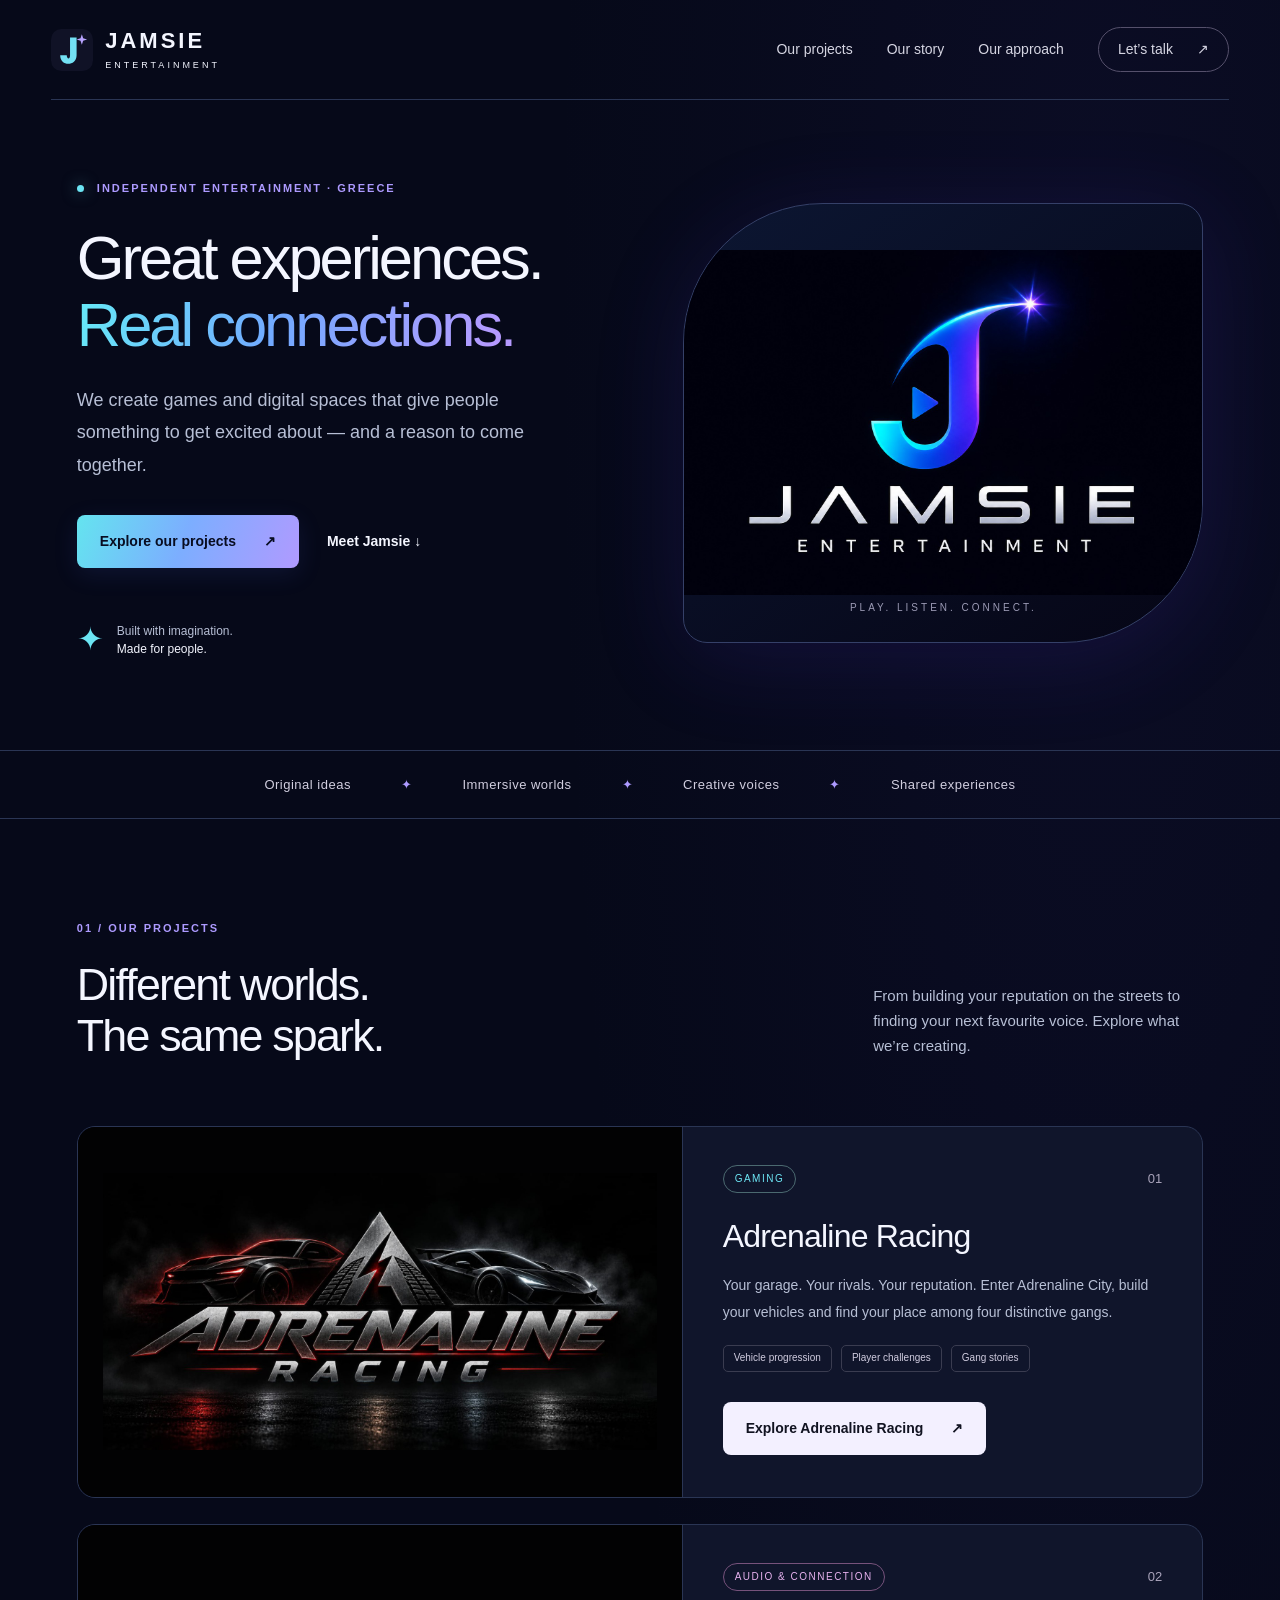
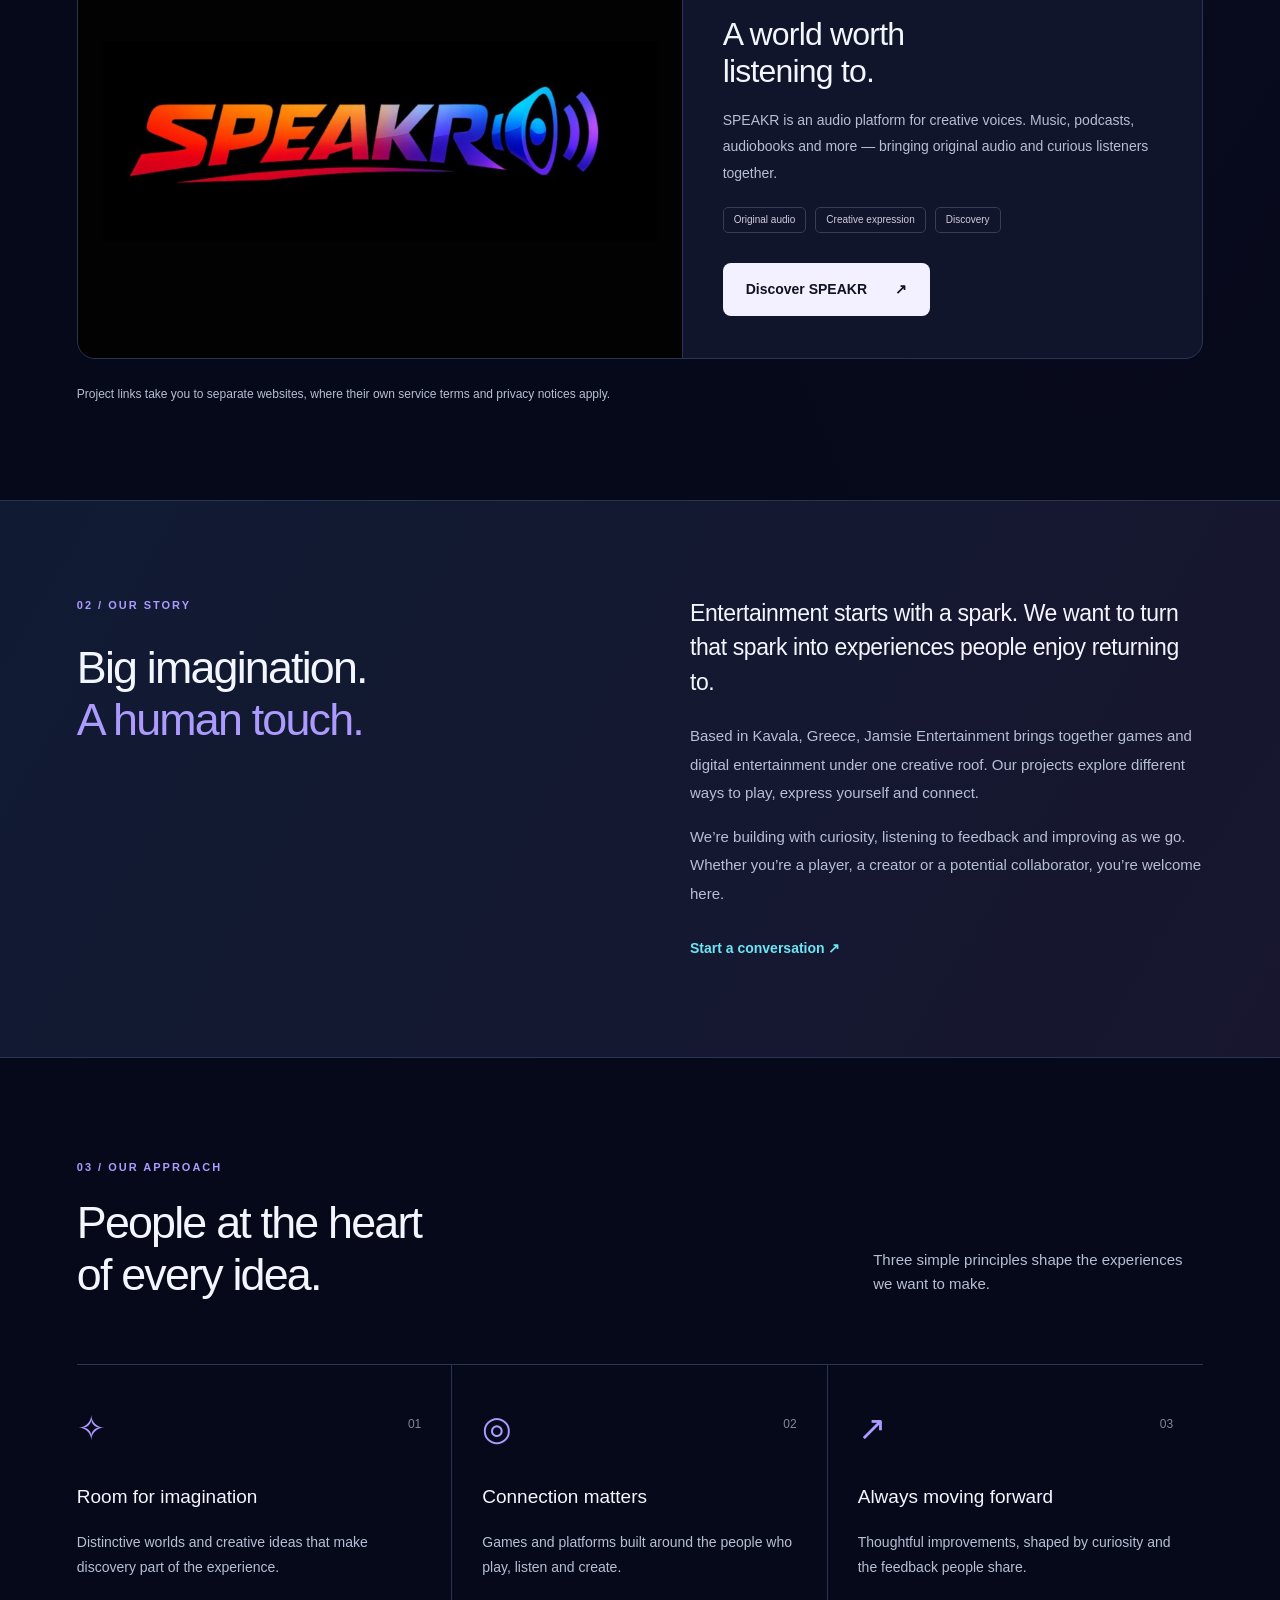
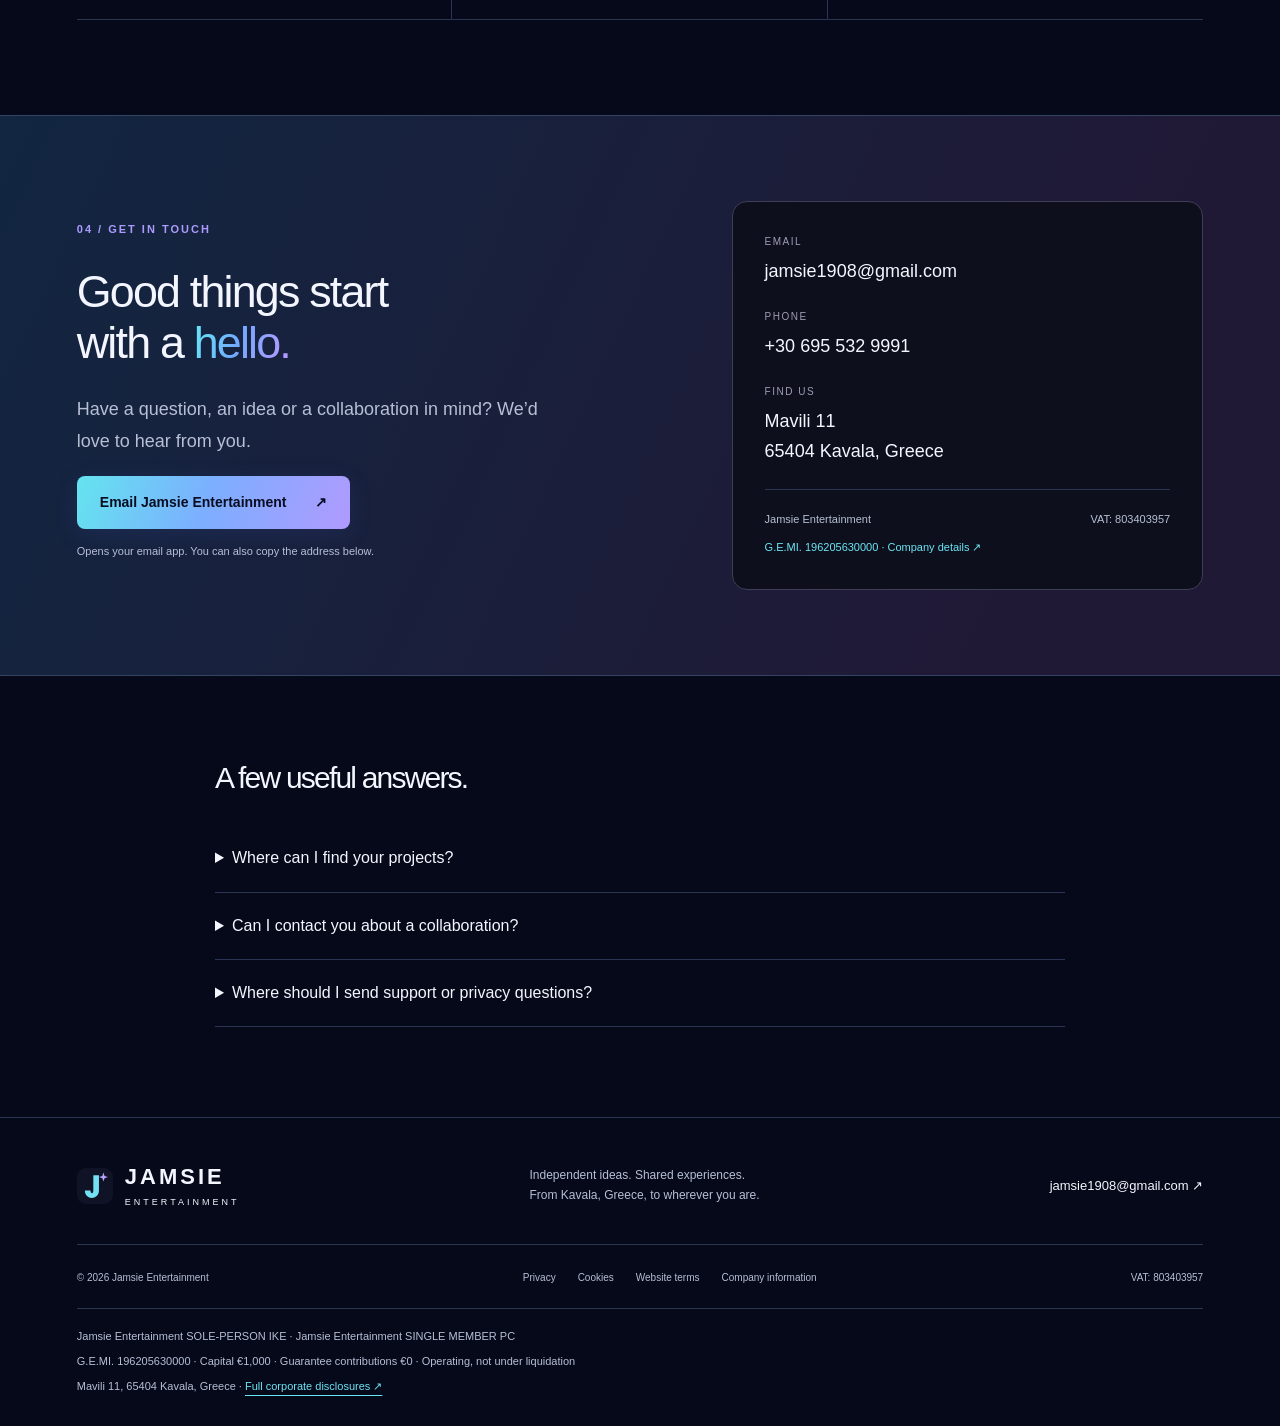
<file: index.html>
<!doctype html>
<html lang="en">
<head>
<meta charset="utf-8">
<meta name="viewport" content="width=device-width,initial-scale=1">
<meta name="theme-color" content="#060919">
<meta name="referrer" content="strict-origin-when-cross-origin">
<meta name="description" content="Jamsie Entertainment creates games and digital experiences. Discover Adrenaline Racing, SPEAKR and our independent company in Kavala, Greece.">
<title>Games, audio & shared experiences | Jamsie Entertainment</title>
<link rel="icon" href="assets/images/favicon.svg" type="image/svg+xml">
<link rel="stylesheet" href="assets/css/style.css">
<script src="assets/js/main.js" defer>
</script>
<meta property="og:type" content="website">
<meta property="og:title" content="Games, audio & shared experiences | Jamsie Entertainment">
<meta property="og:description" content="Jamsie Entertainment creates games and digital experiences. Discover Adrenaline Racing, SPEAKR and our independent company in Kavala, Greece.">
<meta property="og:image" content="https://www.jamsie-entertainment.com/assets/images/jamsie-logo.png">
<meta property="og:image:alt" content="Jamsie Entertainment company logo">
<meta property="og:url" content="https://www.jamsie-entertainment.com/">
<link rel="canonical" href="https://www.jamsie-entertainment.com/">
</head>
<body>
<a class="skip" href="#main">Skip to content</a>
<header class="header">
<a class="brand" href="index.html" aria-label="Jamsie Entertainment home">
<img src="assets/images/favicon.svg" width="42" height="42" alt="">
<span>JAMSIE<small>ENTERTAINMENT</small>
</span>
</a>
<button type="button" class="menu-toggle" aria-expanded="false" aria-controls="navigation">Menu <span aria-hidden="true">☰</span>
</button>
<nav id="navigation" aria-label="Main navigation">
<a href="index.html#projects">Our projects</a>
<a href="index.html#about">Our story</a>
<a href="index.html#approach">Our approach</a>
<a class="nav-contact" href="index.html#contact">Let’s talk <span aria-hidden="true">↗</span>
</a>
</nav>
</header>
<main tabindex="-1" id="main">
<section class="hero wrap">
<div class="hero-copy">
<p class="eyebrow">
<span class="dot">
</span> INDEPENDENT ENTERTAINMENT · GREECE</p>
<h1>Great experiences.<br>
<span>Real connections.</span>
</h1>
<p class="lead">We create games and digital spaces that give people something to get excited about — and a reason to come together.</p>
<div class="actions">
<a class="button primary" href="#projects">Explore our projects <span aria-hidden="true">↗</span>
</a>
<a class="text-link" href="#about">Meet Jamsie <span aria-hidden="true">↓</span>
</a>
</div>
<div class="hero-note">
<span class="tiny-star" aria-hidden="true">✦</span>
<p>Built with imagination.<br>
<strong>Made for people.</strong>
</p>
</div>
</div>
<div class="hero-art">
<img src="assets/images/jamsie-logo.png" width="1536" height="1024" alt="Jamsie Entertainment: a blue and violet J with a shining star">
<span class="art-label">PLAY. LISTEN. CONNECT.</span>
</div>
</section>
<div class="values-strip">
<span>Original ideas</span>
<i aria-hidden="true">✦</i>
<span>Immersive worlds</span>
<i aria-hidden="true">✦</i>
<span>Creative voices</span>
<i aria-hidden="true">✦</i>
<span>Shared experiences</span>
</div>
<section class="section wrap" id="projects">
<div class="section-heading">
<div>
<p class="eyebrow">01 / OUR PROJECTS</p>
<h2>Different worlds.<br>The same spark.</h2>
</div>
<p>From building your reputation on the streets to finding your next favourite voice. Explore what we’re creating.</p>
</div>
<article class="project racing">
<div class="project-image">
<img src="assets/images/adrenaline-logo.jpg" width="1536" height="768" loading="lazy" alt="Adrenaline Racing logo with two powerful sports cars">
</div>
<div class="project-copy">
<div class="project-top">
<span class="pill">GAMING</span>
<span class="project-number">01</span>
</div>
<h3>Adrenaline Racing</h3>
<p>Your garage. Your rivals. Your reputation. Enter Adrenaline City, build your vehicles and find your place among four distinctive gangs.</p>
<ul class="tags">
<li>Vehicle progression</li>
<li>Player challenges</li>
<li>Gang stories</li>
</ul>
<a class="button light" href="https://www.adrenaline-racing.com/">Explore Adrenaline Racing <span aria-hidden="true">↗</span>
</a>
</div>
</article>
<article class="project speakr">
<div class="project-image">
<img src="assets/images/speakr-logo.jpg" width="1536" height="559" loading="lazy" alt="SPEAKR colourful audio platform logo">
</div>
<div class="project-copy">
<div class="project-top">
<span class="pill">AUDIO & CONNECTION</span>
<span class="project-number">02</span>
</div>
<h3>A world worth<br> listening to.</h3>
<p>SPEAKR is an audio platform for creative voices. Music, podcasts, audiobooks and more — bringing original audio and curious listeners together.</p>
<ul class="tags">
<li>Original audio</li>
<li>Creative expression</li>
<li>Discovery</li>
</ul>
<a class="button light" href="https://speakr.world/">Discover SPEAKR <span aria-hidden="true">↗</span>
</a>
</div>
</article>
<p class="project-disclaimer">Project links take you to separate websites, where their own service terms and privacy notices apply.</p>
</section>
<section class="about-section" id="about">
<div class="wrap about-grid">
<div>
<p class="eyebrow">02 / OUR STORY</p>
<h2>Big imagination.<br>
<span>A human touch.</span>
</h2>
</div>
<div class="about-copy">
<p class="large-copy">Entertainment starts with a spark. We want to turn that spark into experiences people enjoy returning to.</p>
<p>Based in Kavala, Greece, Jamsie Entertainment brings together games and digital entertainment under one creative roof. Our projects explore different ways to play, express yourself and connect.</p>
<p>We’re building with curiosity, listening to feedback and improving as we go. Whether you’re a player, a creator or a potential collaborator, you’re welcome here.</p>
<a class="text-link" href="#contact">Start a conversation <span aria-hidden="true">↗</span>
</a>
</div>
</div>
</section>
<section class="section wrap" id="approach">
<div class="section-heading">
<div>
<p class="eyebrow">03 / OUR APPROACH</p>
<h2>People at the heart<br>of every idea.</h2>
</div>
<p>Three simple principles shape the experiences we want to make.</p>
</div>
<div class="principles">
<article>
<span class="principle-icon" aria-hidden="true">✧</span>
<span class="muted">01</span>
<h3>Room for imagination</h3>
<p>Distinctive worlds and creative ideas that make discovery part of the experience.</p>
</article>
<article>
<span class="principle-icon" aria-hidden="true">◎</span>
<span class="muted">02</span>
<h3>Connection matters</h3>
<p>Games and platforms built around the people who play, listen and create.</p>
</article>
<article>
<span class="principle-icon" aria-hidden="true">↗</span>
<span class="muted">03</span>
<h3>Always moving forward</h3>
<p>Thoughtful improvements, shaped by curiosity and the feedback people share.</p>
</article>
</div>
</section>
<section class="contact-section" id="contact">
<div class="wrap contact-grid">
<div>
<p class="eyebrow">04 / GET IN TOUCH</p>
<h2>Good things start<br>with a <span>hello.</span>
</h2>
<p class="lead">Have a question, an idea or a collaboration in mind? We’d love to hear from you.</p>
<a class="button primary" href="mailto:jamsie1908@gmail.com">Email Jamsie Entertainment <span aria-hidden="true">↗</span>
</a>
<p class="contact-note">Opens your email app. You can also copy the address below.</p>
</div>
<div class="contact-card">
<div>
<span class="contact-label">EMAIL</span>
<a href="mailto:jamsie1908@gmail.com">jamsie1908@gmail.com</a>
</div>
<div>
<span class="contact-label">PHONE</span>
<a href="tel:+306955329991">+30 695 532 9991</a>
</div>
<div>
<span class="contact-label">FIND US</span>
<address>Mavili 11<br>65404 Kavala, Greece</address>
</div>
<div class="contact-meta">
<span>Jamsie Entertainment</span>
<span>VAT: 803403957</span>
<a href="legal.html">G.E.MI. 196205630000 · Company details ↗</a>
</div>
</div>
</div>
</section>
<section class="wrap faq-section">
<h2>A few useful answers.</h2>
<details>
<summary>Where can I find your projects?</summary>
<p>Visit <a href="https://www.adrenaline-racing.com/">Adrenaline Racing</a> or <a href="https://speakr.world/">SPEAKR</a> using the project links above. Platform availability and features are described on each project’s own website.</p>
</details>
<details>
<summary>Can I contact you about a collaboration?</summary>
<p>Absolutely. Email <a href="mailto:jamsie1908@gmail.com">jamsie1908@gmail.com</a> with a short introduction and your idea.</p>
</details>
<details>
<summary>Where should I send support or privacy questions?</summary>
<p>Use <a href="mailto:jamsie1908@gmail.com">jamsie1908@gmail.com</a> and include the relevant project name. For privacy enquiries, use “Privacy request” as your subject. Please never send passwords or full payment details.</p>
</details>
</section>
</main>
<footer class="footer">
<div class="footer-top">
<a class="brand" href="index.html">
<img src="assets/images/favicon.svg" width="36" height="36" alt="">
<span>JAMSIE<small>ENTERTAINMENT</small>
</span>
</a>
<p>Independent ideas. Shared experiences.<br>From Kavala, Greece, to wherever you are.</p>
<a href="mailto:jamsie1908@gmail.com">jamsie1908@gmail.com ↗</a>
</div>
<div class="footer-bottom">
<span>© 2026 Jamsie Entertainment</span>
<nav aria-label="Legal navigation">
<a href="privacy.html">Privacy</a>
<a href="cookies.html">Cookies</a>
<a href="terms.html">Website terms</a>
<a href="legal.html">Company information</a>
</nav>
<span>VAT: 803403957</span>
</div>
<div class="statutory-footer">
<p>Jamsie Entertainment SOLE-PERSON IKE · Jamsie Entertainment SINGLE MEMBER PC</p>
<p>G.E.MI. 196205630000 · Capital €1,000 · Guarantee contributions €0 · Operating, not under liquidation</p>
<p>Mavili 11, 65404 Kavala, Greece · <a href="legal.html">Full corporate disclosures ↗</a>
</p>
</div>
</footer>
</body>
</html>
</file>
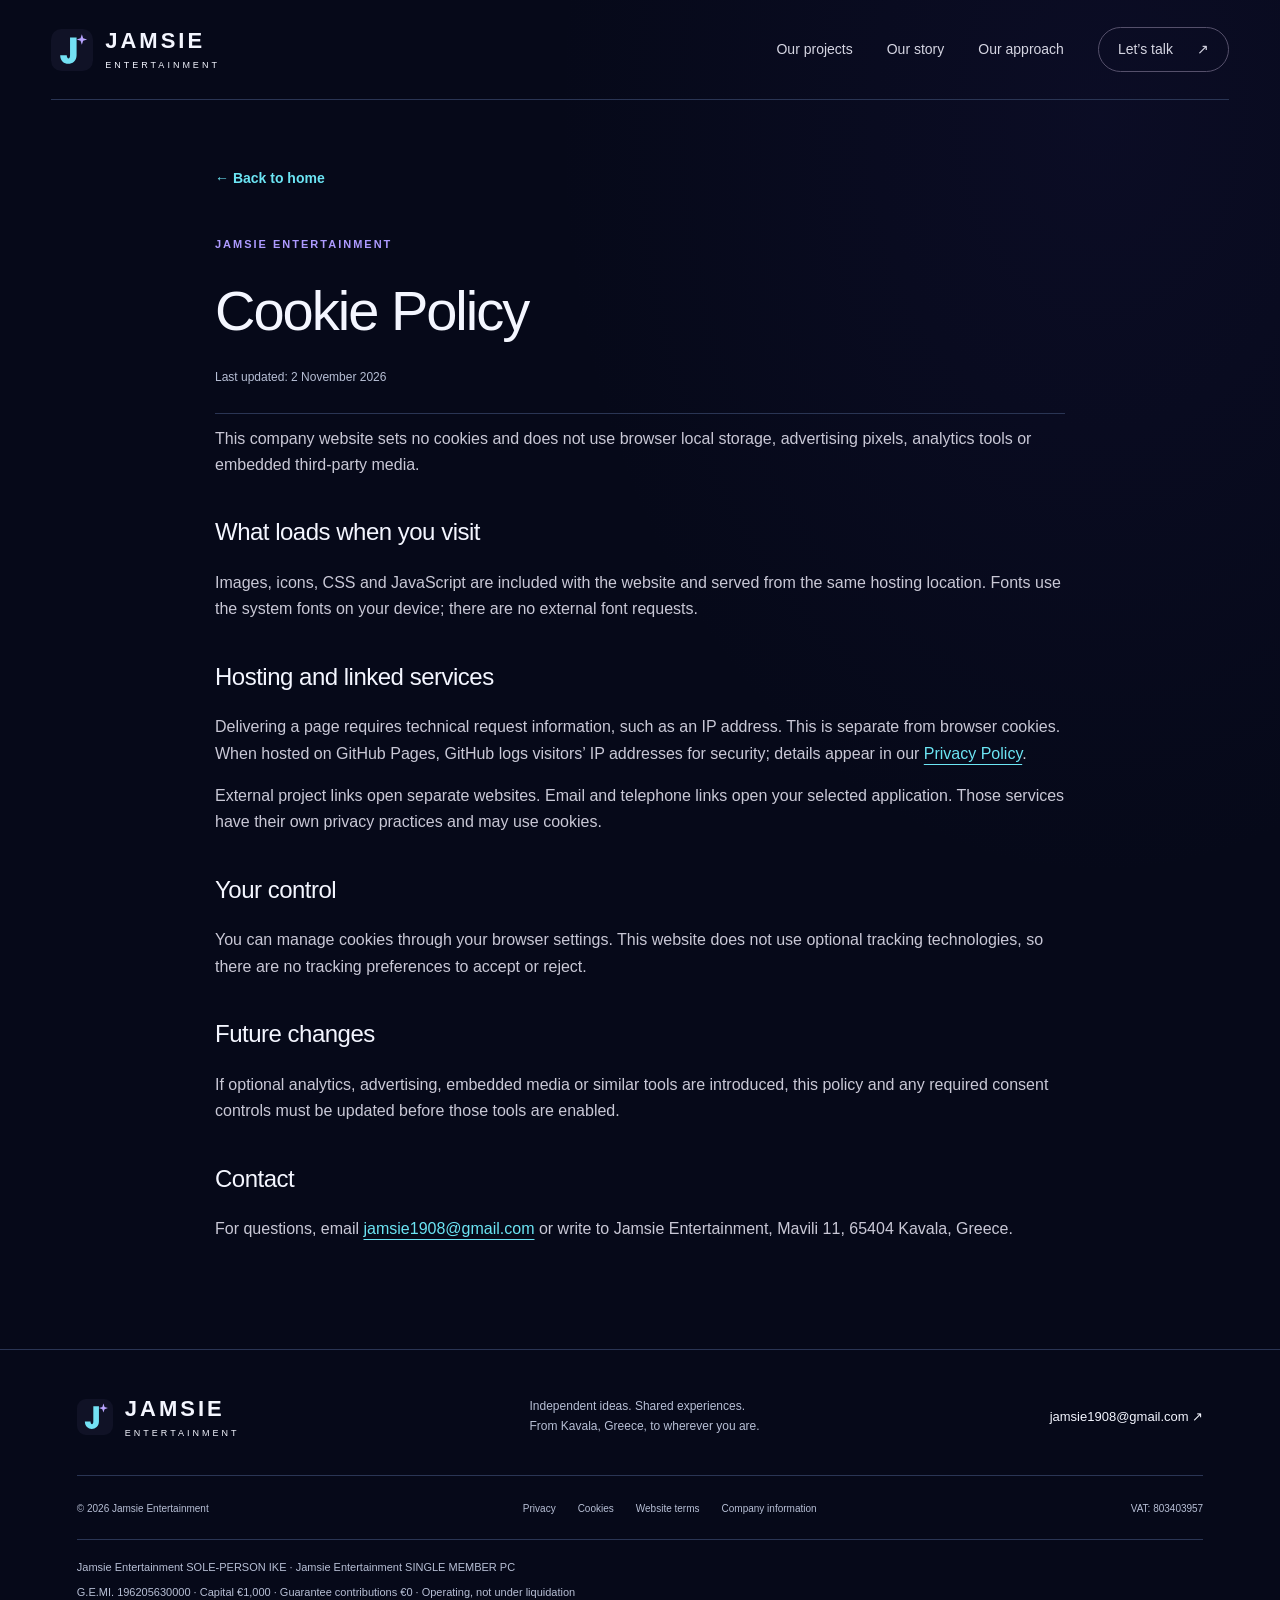
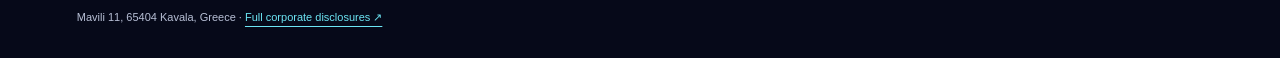
<file: cookies.html>
<!doctype html>
<html lang="en">
<head>
<meta charset="utf-8">
<meta name="viewport" content="width=device-width,initial-scale=1">
<meta name="theme-color" content="#060919">
<meta name="referrer" content="strict-origin-when-cross-origin">
<meta name="description" content="Cookie and browser-storage information for the Jamsie Entertainment company website, with details about hosting and external project links.">
<title>Cookie Policy | Jamsie Entertainment</title>
<link rel="icon" href="assets/images/favicon.svg" type="image/svg+xml">
<link rel="stylesheet" href="assets/css/style.css">
<script src="assets/js/main.js" defer>
</script>
<meta property="og:type" content="website">
<meta property="og:title" content="Cookie Policy | Jamsie Entertainment">
<meta property="og:description" content="Cookie and browser-storage information for the Jamsie Entertainment company website, with details about hosting and external project links.">
<meta property="og:image" content="https://www.jamsie-entertainment.com/assets/images/jamsie-logo.png">
<meta property="og:image:alt" content="Jamsie Entertainment company logo">
<meta property="og:url" content="https://www.jamsie-entertainment.com/cookies.html">
<link rel="canonical" href="https://www.jamsie-entertainment.com/cookies.html">
</head>
<body>
<a class="skip" href="#main">Skip to content</a>
<header class="header">
<a class="brand" href="index.html" aria-label="Jamsie Entertainment home">
<img src="assets/images/favicon.svg" width="42" height="42" alt="">
<span>JAMSIE<small>ENTERTAINMENT</small>
</span>
</a>
<button type="button" class="menu-toggle" aria-expanded="false" aria-controls="navigation">Menu <span aria-hidden="true">☰</span>
</button>
<nav id="navigation" aria-label="Main navigation">
<a href="index.html#projects">Our projects</a>
<a href="index.html#about">Our story</a>
<a href="index.html#approach">Our approach</a>
<a class="nav-contact" href="index.html#contact">Let’s talk <span aria-hidden="true">↗</span>
</a>
</nav>
</header>
<main tabindex="-1" id="main" class="legal wrap">
<a class="text-link" href="index.html">← Back to home</a>
<p class="eyebrow">JAMSIE ENTERTAINMENT</p>
<h1>Cookie Policy</h1>
<p class="updated">Last updated: 2 November 2026</p>
<div class="legal-body">
<p>This company website sets no cookies and does not use browser local storage, advertising pixels, analytics tools or embedded third-party media.</p>
<h2>What loads when you visit</h2>
<p>Images, icons, CSS and JavaScript are included with the website and served from the same hosting location. Fonts use the system fonts on your device; there are no external font requests.</p>
<h2>Hosting and linked services</h2>
<p>Delivering a page requires technical request information, such as an IP address. This is separate from browser cookies. When hosted on GitHub Pages, GitHub logs visitors’ IP addresses for security; details appear in our <a href="privacy.html">Privacy Policy</a>.</p>
<p>External project links open separate websites. Email and telephone links open your selected application. Those services have their own privacy practices and may use cookies.</p>
<h2>Your control</h2>
<p>You can manage cookies through your browser settings. This website does not use optional tracking technologies, so there are no tracking preferences to accept or reject.</p>
<h2>Future changes</h2>
<p>If optional analytics, advertising, embedded media or similar tools are introduced, this policy and any required consent controls must be updated before those tools are enabled.</p>
<h2>Contact</h2>
<p>For questions, email <a href="mailto:jamsie1908@gmail.com">jamsie1908@gmail.com</a> or write to Jamsie Entertainment, Mavili 11, 65404 Kavala, Greece.</p>
</div>
</main>
<footer class="footer">
<div class="footer-top">
<a class="brand" href="index.html">
<img src="assets/images/favicon.svg" width="36" height="36" alt="">
<span>JAMSIE<small>ENTERTAINMENT</small>
</span>
</a>
<p>Independent ideas. Shared experiences.<br>From Kavala, Greece, to wherever you are.</p>
<a href="mailto:jamsie1908@gmail.com">jamsie1908@gmail.com ↗</a>
</div>
<div class="footer-bottom">
<span>© 2026 Jamsie Entertainment</span>
<nav aria-label="Legal navigation">
<a href="privacy.html">Privacy</a>
<a href="cookies.html">Cookies</a>
<a href="terms.html">Website terms</a>
<a href="legal.html">Company information</a>
</nav>
<span>VAT: 803403957</span>
</div>
<div class="statutory-footer">
<p>Jamsie Entertainment SOLE-PERSON IKE · Jamsie Entertainment SINGLE MEMBER PC</p>
<p>G.E.MI. 196205630000 · Capital €1,000 · Guarantee contributions €0 · Operating, not under liquidation</p>
<p>Mavili 11, 65404 Kavala, Greece · <a href="legal.html">Full corporate disclosures ↗</a>
</p>
</div>
</footer>
</body>
</html>
</file>
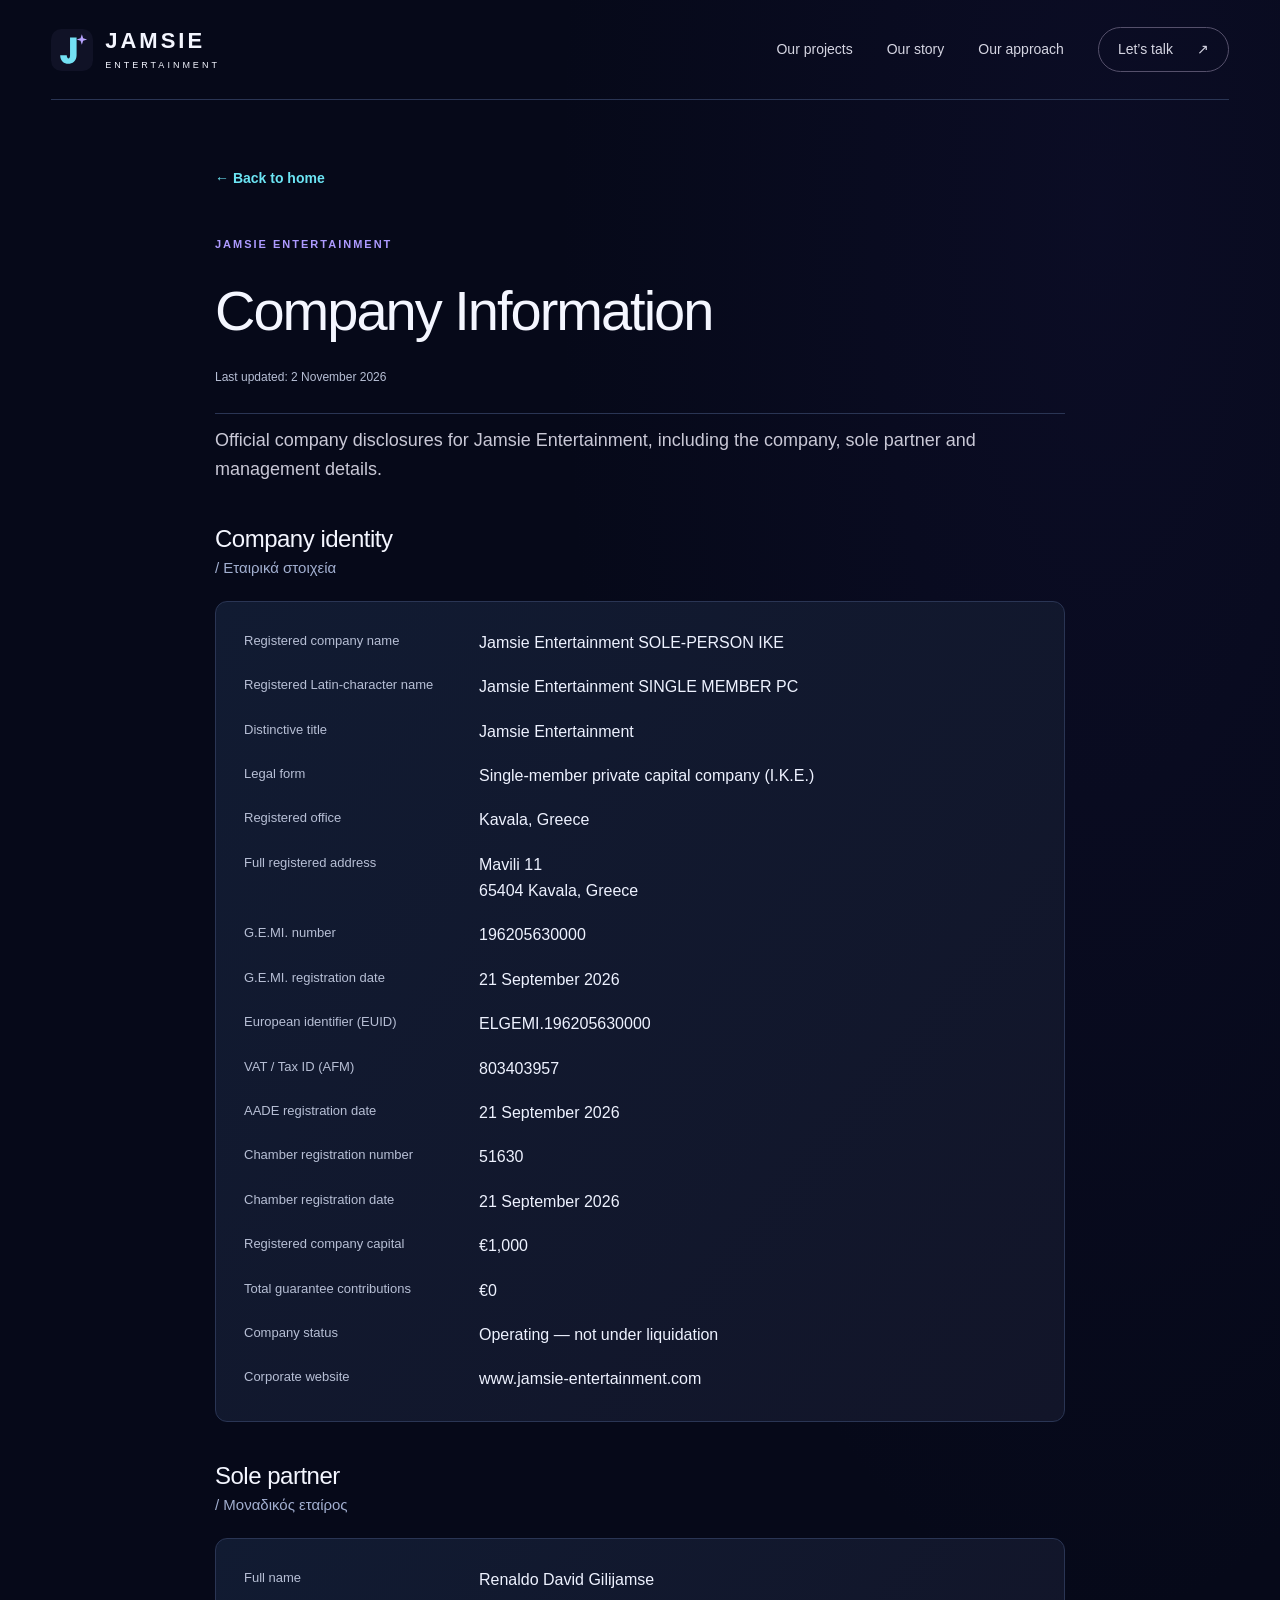
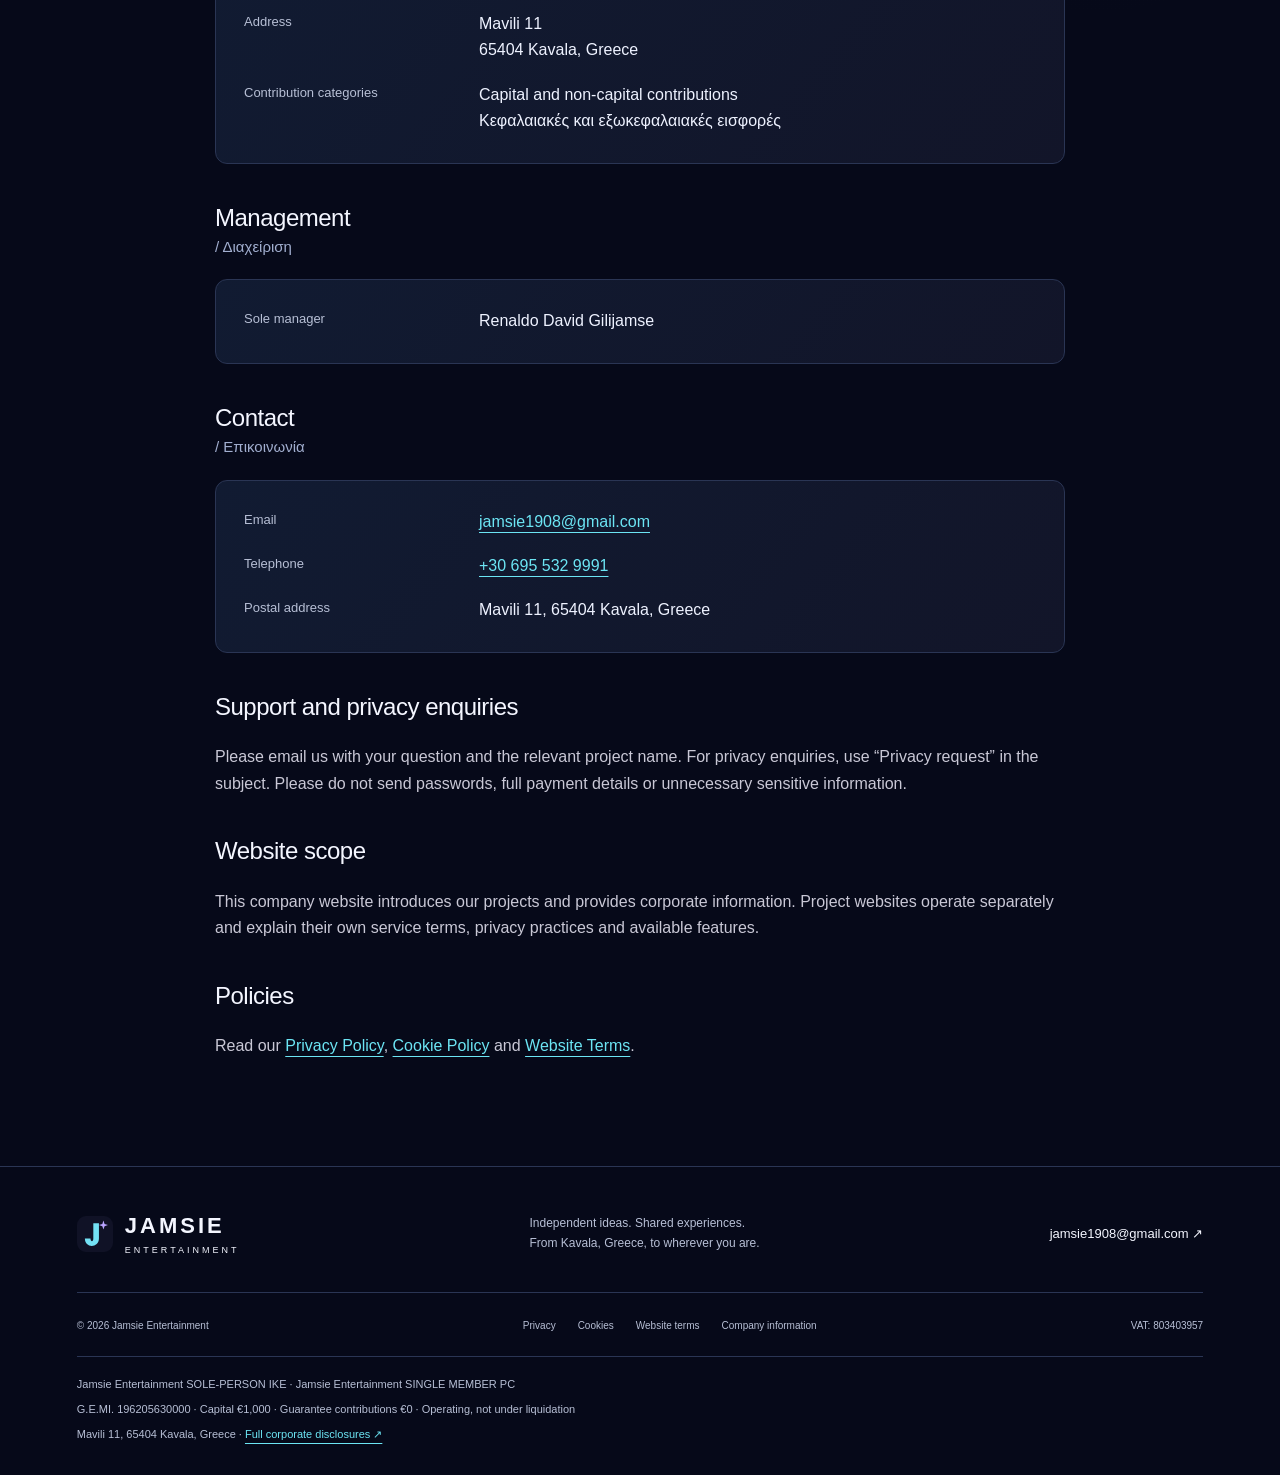
<file: legal.html>
<!doctype html>
<html lang="en">
<head>
<meta charset="utf-8">
<meta name="viewport" content="width=device-width,initial-scale=1">
<meta name="theme-color" content="#060919">
<meta name="referrer" content="strict-origin-when-cross-origin">
<meta name="description" content="Official company information for Jamsie Entertainment: G.E.MI. 196205630000, registered office, capital, sole partner, manager and contact details.">
<title>Company Information | Jamsie Entertainment</title>
<link rel="icon" href="assets/images/favicon.svg" type="image/svg+xml">
<link rel="stylesheet" href="assets/css/style.css">
<script src="assets/js/main.js" defer>
</script>
<meta property="og:type" content="website">
<meta property="og:title" content="Company Information | Jamsie Entertainment">
<meta property="og:description" content="Official company information for Jamsie Entertainment: G.E.MI. 196205630000, registered office, capital, sole partner, manager and contact details.">
<meta property="og:image" content="https://www.jamsie-entertainment.com/assets/images/jamsie-logo.png">
<meta property="og:image:alt" content="Jamsie Entertainment company logo">
<meta property="og:url" content="https://www.jamsie-entertainment.com/legal.html">
<link rel="canonical" href="https://www.jamsie-entertainment.com/legal.html">
</head>
<body>
<a class="skip" href="#main">Skip to content</a>
<header class="header">
<a class="brand" href="index.html" aria-label="Jamsie Entertainment home">
<img src="assets/images/favicon.svg" width="42" height="42" alt="">
<span>JAMSIE<small>ENTERTAINMENT</small>
</span>
</a>
<button type="button" class="menu-toggle" aria-expanded="false" aria-controls="navigation">Menu <span aria-hidden="true">☰</span>
</button>
<nav id="navigation" aria-label="Main navigation">
<a href="index.html#projects">Our projects</a>
<a href="index.html#about">Our story</a>
<a href="index.html#approach">Our approach</a>
<a class="nav-contact" href="index.html#contact">Let’s talk <span aria-hidden="true">↗</span>
</a>
</nav>
</header>
<main tabindex="-1" id="main" class="legal wrap">
<a class="text-link" href="index.html">← Back to home</a>
<p class="eyebrow">JAMSIE ENTERTAINMENT</p>
<h1>Company Information</h1>
<p class="updated">Last updated: 2 November 2026</p>
<div class="legal-body">
<p class="legal-intro">Official company disclosures for Jamsie Entertainment, including the company, sole partner and management details.</p>
<h2>Company identity <span lang="el">/ Εταιρικά στοιχεία</span>
</h2>
<dl class="company-list">
<dt>Registered company name</dt>
<dd>Jamsie Entertainment SOLE-PERSON IKE</dd>
<dt>Registered Latin-character name</dt>
<dd>Jamsie Entertainment SINGLE MEMBER PC</dd>
<dt>Distinctive title</dt>
<dd>Jamsie Entertainment</dd>
<dt>Legal form</dt>
<dd>Single-member private capital company (I.K.E.)</dd>
<dt>Registered office</dt>
<dd>Kavala, Greece</dd>
<dt>Full registered address</dt>
<dd>Mavili 11<br>65404 Kavala, Greece</dd>
<dt>G.E.MI. number</dt>
<dd>196205630000</dd>
<dt>G.E.MI. registration date</dt>
<dd>21 September 2026</dd>
<dt>European identifier (EUID)</dt>
<dd>ELGEMI.196205630000</dd>
<dt>VAT / Tax ID (AFM)</dt>
<dd>803403957</dd>
<dt>AADE registration date</dt>
<dd>21 September 2026</dd>
<dt>Chamber registration number</dt>
<dd>51630</dd>
<dt>Chamber registration date</dt>
<dd>21 September 2026</dd>
<dt>Registered company capital</dt>
<dd>€1,000</dd>
<dt>Total guarantee contributions</dt>
<dd>€0</dd>
<dt>Company status</dt>
<dd>Operating — not under liquidation</dd>
<dt>Corporate website</dt>
<dd>www.jamsie-entertainment.com</dd>
</dl>
<h2>Sole partner <span lang="el">/ Μοναδικός εταίρος</span>
</h2>
<dl class="company-list">
<dt>Full name</dt>
<dd>Renaldo David Gilijamse</dd>
<dt>Address</dt>
<dd>Mavili 11<br>65404 Kavala, Greece</dd>
<dt>Contribution categories</dt>
<dd>Capital and non-capital contributions<br>
<span lang="el">Κεφαλαιακές και εξωκεφαλαιακές εισφορές</span>
</dd>
</dl>
<h2>Management <span lang="el">/ Διαχείριση</span>
</h2>
<dl class="company-list">
<dt>Sole manager</dt>
<dd>Renaldo David Gilijamse</dd>
</dl>
<h2>Contact <span lang="el">/ Επικοινωνία</span>
</h2>
<dl class="company-list">
<dt>Email</dt>
<dd>
<a href="mailto:jamsie1908@gmail.com">jamsie1908@gmail.com</a>
</dd>
<dt>Telephone</dt>
<dd>
<a href="tel:+306955329991">+30 695 532 9991</a>
</dd>
<dt>Postal address</dt>
<dd>Mavili 11, 65404 Kavala, Greece</dd>
</dl>
<h2>Support and privacy enquiries</h2>
<p>Please email us with your question and the relevant project name. For privacy enquiries, use “Privacy request” in the subject. Please do not send passwords, full payment details or unnecessary sensitive information.</p>
<h2>Website scope</h2>
<p>This company website introduces our projects and provides corporate information. Project websites operate separately and explain their own service terms, privacy practices and available features.</p>
<h2>Policies</h2>
<p>Read our <a href="privacy.html">Privacy Policy</a>, <a href="cookies.html">Cookie Policy</a> and <a href="terms.html">Website Terms</a>.</p>
</div>
</main>
<footer class="footer">
<div class="footer-top">
<a class="brand" href="index.html">
<img src="assets/images/favicon.svg" width="36" height="36" alt="">
<span>JAMSIE<small>ENTERTAINMENT</small>
</span>
</a>
<p>Independent ideas. Shared experiences.<br>From Kavala, Greece, to wherever you are.</p>
<a href="mailto:jamsie1908@gmail.com">jamsie1908@gmail.com ↗</a>
</div>
<div class="footer-bottom">
<span>© 2026 Jamsie Entertainment</span>
<nav aria-label="Legal navigation">
<a href="privacy.html">Privacy</a>
<a href="cookies.html">Cookies</a>
<a href="terms.html">Website terms</a>
<a href="legal.html">Company information</a>
</nav>
<span>VAT: 803403957</span>
</div>
<div class="statutory-footer">
<p>Jamsie Entertainment SOLE-PERSON IKE · Jamsie Entertainment SINGLE MEMBER PC</p>
<p>G.E.MI. 196205630000 · Capital €1,000 · Guarantee contributions €0 · Operating, not under liquidation</p>
<p>Mavili 11, 65404 Kavala, Greece · <a href="legal.html">Full corporate disclosures ↗</a>
</p>
</div>
</footer>
</body>
</html>
</file>
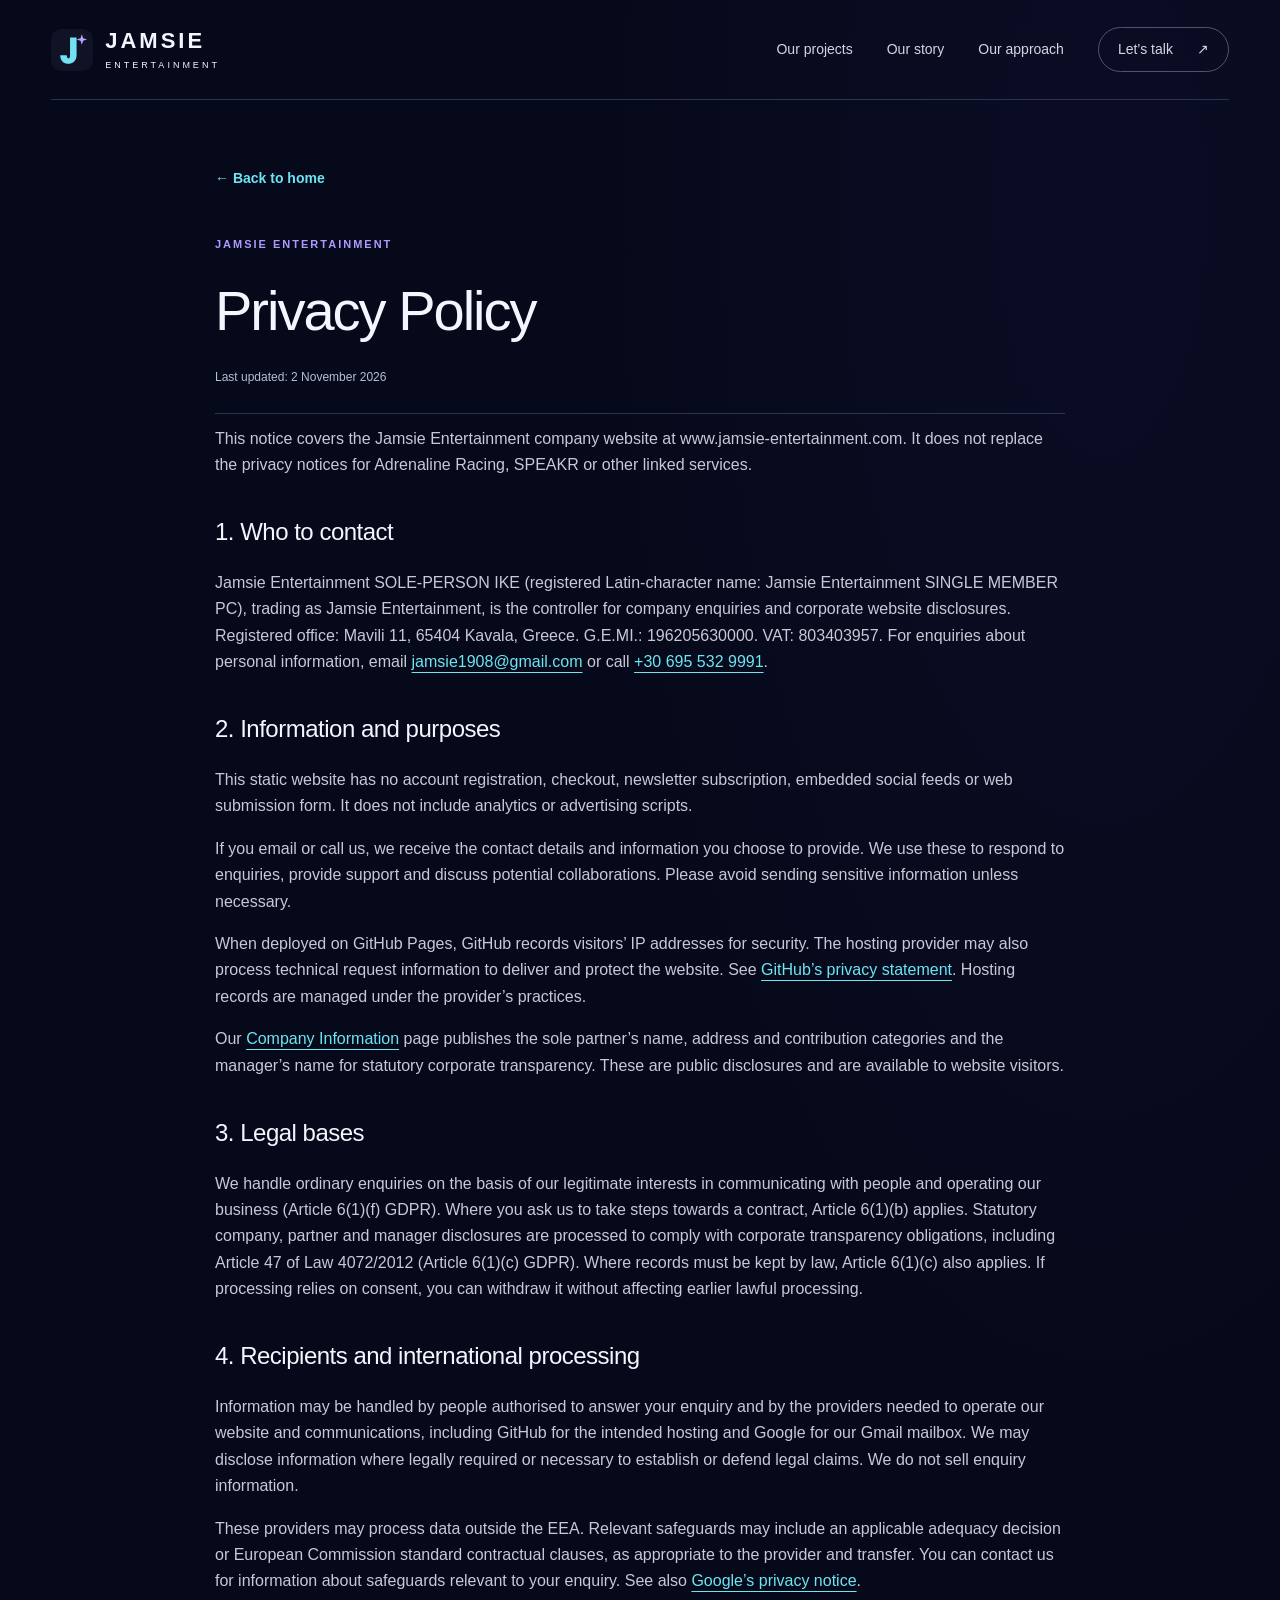
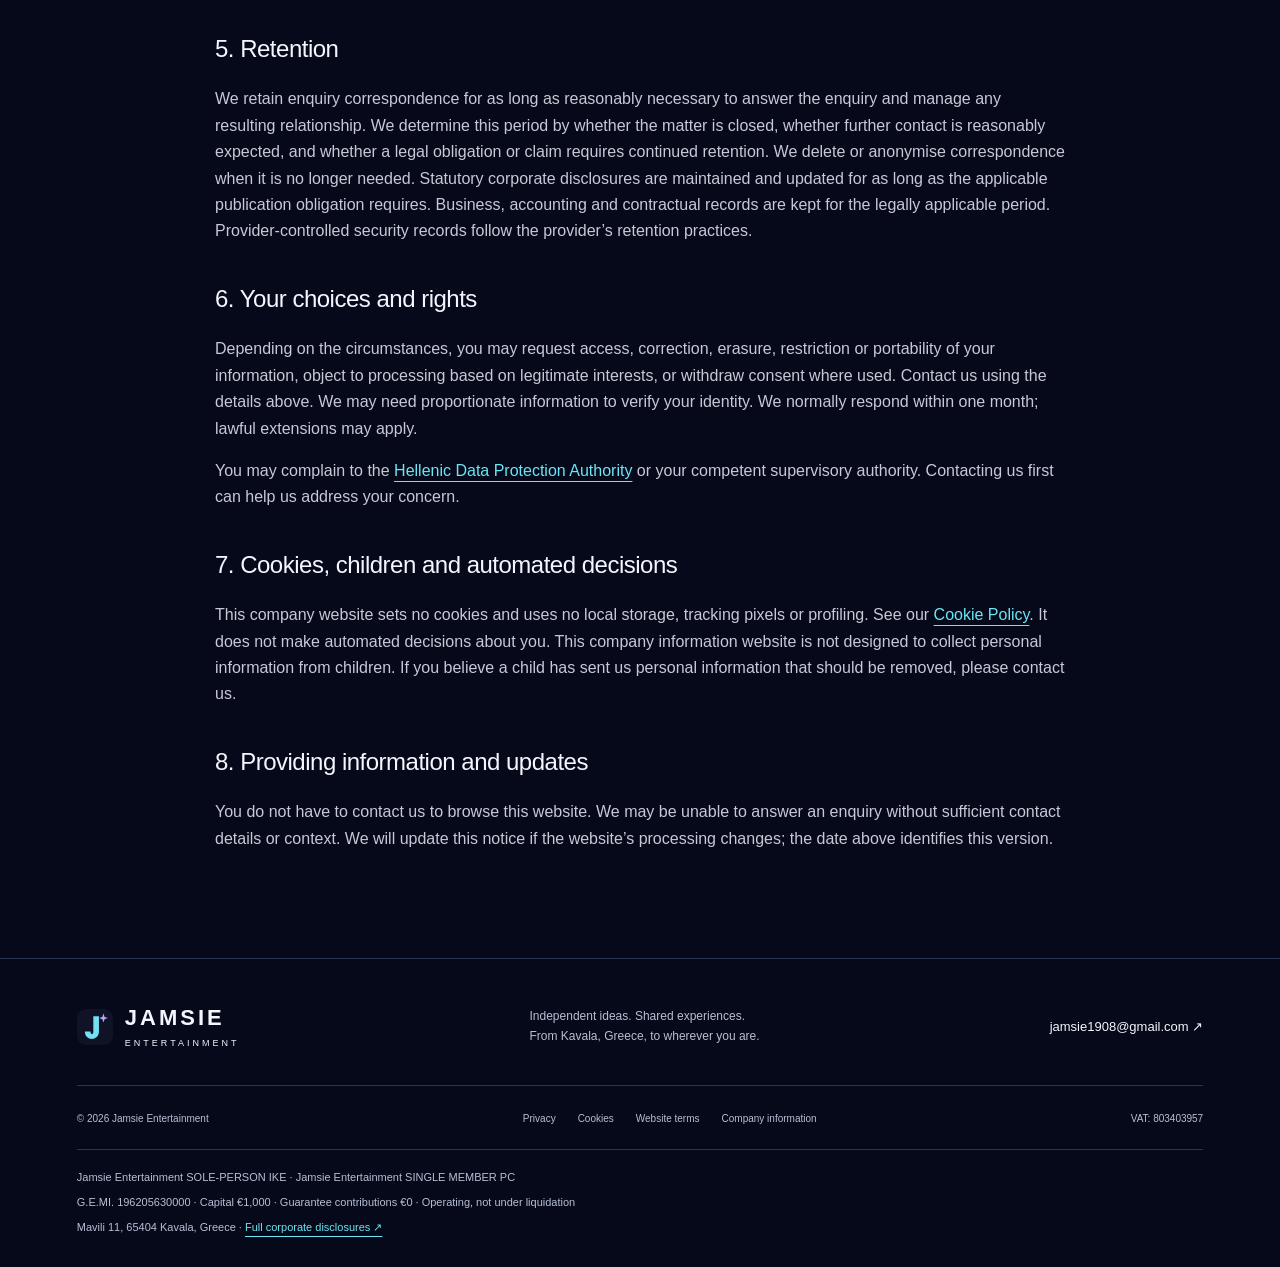
<file: privacy.html>
<!doctype html>
<html lang="en">
<head>
<meta charset="utf-8">
<meta name="viewport" content="width=device-width,initial-scale=1">
<meta name="theme-color" content="#060919">
<meta name="referrer" content="strict-origin-when-cross-origin">
<meta name="description" content="How Jamsie Entertainment handles company enquiries, website information and statutory corporate disclosures, and how to exercise your privacy rights.">
<title>Privacy Policy | Jamsie Entertainment</title>
<link rel="icon" href="assets/images/favicon.svg" type="image/svg+xml">
<link rel="stylesheet" href="assets/css/style.css">
<script src="assets/js/main.js" defer>
</script>
<meta property="og:type" content="website">
<meta property="og:title" content="Privacy Policy | Jamsie Entertainment">
<meta property="og:description" content="How Jamsie Entertainment handles company enquiries, website information and statutory corporate disclosures, and how to exercise your privacy rights.">
<meta property="og:image" content="https://www.jamsie-entertainment.com/assets/images/jamsie-logo.png">
<meta property="og:image:alt" content="Jamsie Entertainment company logo">
<meta property="og:url" content="https://www.jamsie-entertainment.com/privacy.html">
<link rel="canonical" href="https://www.jamsie-entertainment.com/privacy.html">
</head>
<body>
<a class="skip" href="#main">Skip to content</a>
<header class="header">
<a class="brand" href="index.html" aria-label="Jamsie Entertainment home">
<img src="assets/images/favicon.svg" width="42" height="42" alt="">
<span>JAMSIE<small>ENTERTAINMENT</small>
</span>
</a>
<button type="button" class="menu-toggle" aria-expanded="false" aria-controls="navigation">Menu <span aria-hidden="true">☰</span>
</button>
<nav id="navigation" aria-label="Main navigation">
<a href="index.html#projects">Our projects</a>
<a href="index.html#about">Our story</a>
<a href="index.html#approach">Our approach</a>
<a class="nav-contact" href="index.html#contact">Let’s talk <span aria-hidden="true">↗</span>
</a>
</nav>
</header>
<main tabindex="-1" id="main" class="legal wrap">
<a class="text-link" href="index.html">← Back to home</a>
<p class="eyebrow">JAMSIE ENTERTAINMENT</p>
<h1>Privacy Policy</h1>
<p class="updated">Last updated: 2 November 2026</p>
<div class="legal-body">
<p>This notice covers the Jamsie Entertainment company website at www.jamsie-entertainment.com. It does not replace the privacy notices for Adrenaline Racing, SPEAKR or other linked services.</p>
<h2>1. Who to contact</h2>
<p>Jamsie Entertainment SOLE-PERSON IKE (registered Latin-character name: Jamsie Entertainment SINGLE MEMBER PC), trading as Jamsie Entertainment, is the controller for company enquiries and corporate website disclosures. Registered office: Mavili 11, 65404 Kavala, Greece. G.E.MI.: 196205630000. VAT: 803403957. For enquiries about personal information, email <a href="mailto:jamsie1908@gmail.com">jamsie1908@gmail.com</a> or call <a href="tel:+306955329991">+30 695 532 9991</a>.</p>
<h2>2. Information and purposes</h2>
<p>This static website has no account registration, checkout, newsletter subscription, embedded social feeds or web submission form. It does not include analytics or advertising scripts.</p>
<p>If you email or call us, we receive the contact details and information you choose to provide. We use these to respond to enquiries, provide support and discuss potential collaborations. Please avoid sending sensitive information unless necessary.</p>
<p>When deployed on GitHub Pages, GitHub records visitors’ IP addresses for security. The hosting provider may also process technical request information to deliver and protect the website. See <a href="https://docs.github.com/en/site-policy/privacy-policies/github-general-privacy-statement">GitHub’s privacy statement</a>. Hosting records are managed under the provider’s practices.</p>
<p>Our <a href="legal.html">Company Information</a> page publishes the sole partner’s name, address and contribution categories and the manager’s name for statutory corporate transparency. These are public disclosures and are available to website visitors.</p>
<h2>3. Legal bases</h2>
<p>We handle ordinary enquiries on the basis of our legitimate interests in communicating with people and operating our business (Article 6(1)(f) GDPR). Where you ask us to take steps towards a contract, Article 6(1)(b) applies. Statutory company, partner and manager disclosures are processed to comply with corporate transparency obligations, including Article 47 of Law 4072/2012 (Article 6(1)(c) GDPR). Where records must be kept by law, Article 6(1)(c) also applies. If processing relies on consent, you can withdraw it without affecting earlier lawful processing.</p>
<h2>4. Recipients and international processing</h2>
<p>Information may be handled by people authorised to answer your enquiry and by the providers needed to operate our website and communications, including GitHub for the intended hosting and Google for our Gmail mailbox. We may disclose information where legally required or necessary to establish or defend legal claims. We do not sell enquiry information.</p>
<p>These providers may process data outside the EEA. Relevant safeguards may include an applicable adequacy decision or European Commission standard contractual clauses, as appropriate to the provider and transfer. You can contact us for information about safeguards relevant to your enquiry. See also <a href="https://policies.google.com/privacy">Google’s privacy notice</a>.</p>
<h2>5. Retention</h2>
<p>We retain enquiry correspondence for as long as reasonably necessary to answer the enquiry and manage any resulting relationship. We determine this period by whether the matter is closed, whether further contact is reasonably expected, and whether a legal obligation or claim requires continued retention. We delete or anonymise correspondence when it is no longer needed. Statutory corporate disclosures are maintained and updated for as long as the applicable publication obligation requires. Business, accounting and contractual records are kept for the legally applicable period. Provider-controlled security records follow the provider’s retention practices.</p>
<h2>6. Your choices and rights</h2>
<p>Depending on the circumstances, you may request access, correction, erasure, restriction or portability of your information, object to processing based on legitimate interests, or withdraw consent where used. Contact us using the details above. We may need proportionate information to verify your identity. We normally respond within one month; lawful extensions may apply.</p>
<p>You may complain to the <a href="https://www.dpa.gr/en/individuals/complaint-to-the-hellenic-dpa">Hellenic Data Protection Authority</a> or your competent supervisory authority. Contacting us first can help us address your concern.</p>
<h2>7. Cookies, children and automated decisions</h2>
<p>This company website sets no cookies and uses no local storage, tracking pixels or profiling. See our <a href="cookies.html">Cookie Policy</a>. It does not make automated decisions about you. This company information website is not designed to collect personal information from children. If you believe a child has sent us personal information that should be removed, please contact us.</p>
<h2>8. Providing information and updates</h2>
<p>You do not have to contact us to browse this website. We may be unable to answer an enquiry without sufficient contact details or context. We will update this notice if the website’s processing changes; the date above identifies this version.</p>
</div>
</main>
<footer class="footer">
<div class="footer-top">
<a class="brand" href="index.html">
<img src="assets/images/favicon.svg" width="36" height="36" alt="">
<span>JAMSIE<small>ENTERTAINMENT</small>
</span>
</a>
<p>Independent ideas. Shared experiences.<br>From Kavala, Greece, to wherever you are.</p>
<a href="mailto:jamsie1908@gmail.com">jamsie1908@gmail.com ↗</a>
</div>
<div class="footer-bottom">
<span>© 2026 Jamsie Entertainment</span>
<nav aria-label="Legal navigation">
<a href="privacy.html">Privacy</a>
<a href="cookies.html">Cookies</a>
<a href="terms.html">Website terms</a>
<a href="legal.html">Company information</a>
</nav>
<span>VAT: 803403957</span>
</div>
<div class="statutory-footer">
<p>Jamsie Entertainment SOLE-PERSON IKE · Jamsie Entertainment SINGLE MEMBER PC</p>
<p>G.E.MI. 196205630000 · Capital €1,000 · Guarantee contributions €0 · Operating, not under liquidation</p>
<p>Mavili 11, 65404 Kavala, Greece · <a href="legal.html">Full corporate disclosures ↗</a>
</p>
</div>
</footer>
</body>
</html>
</file>
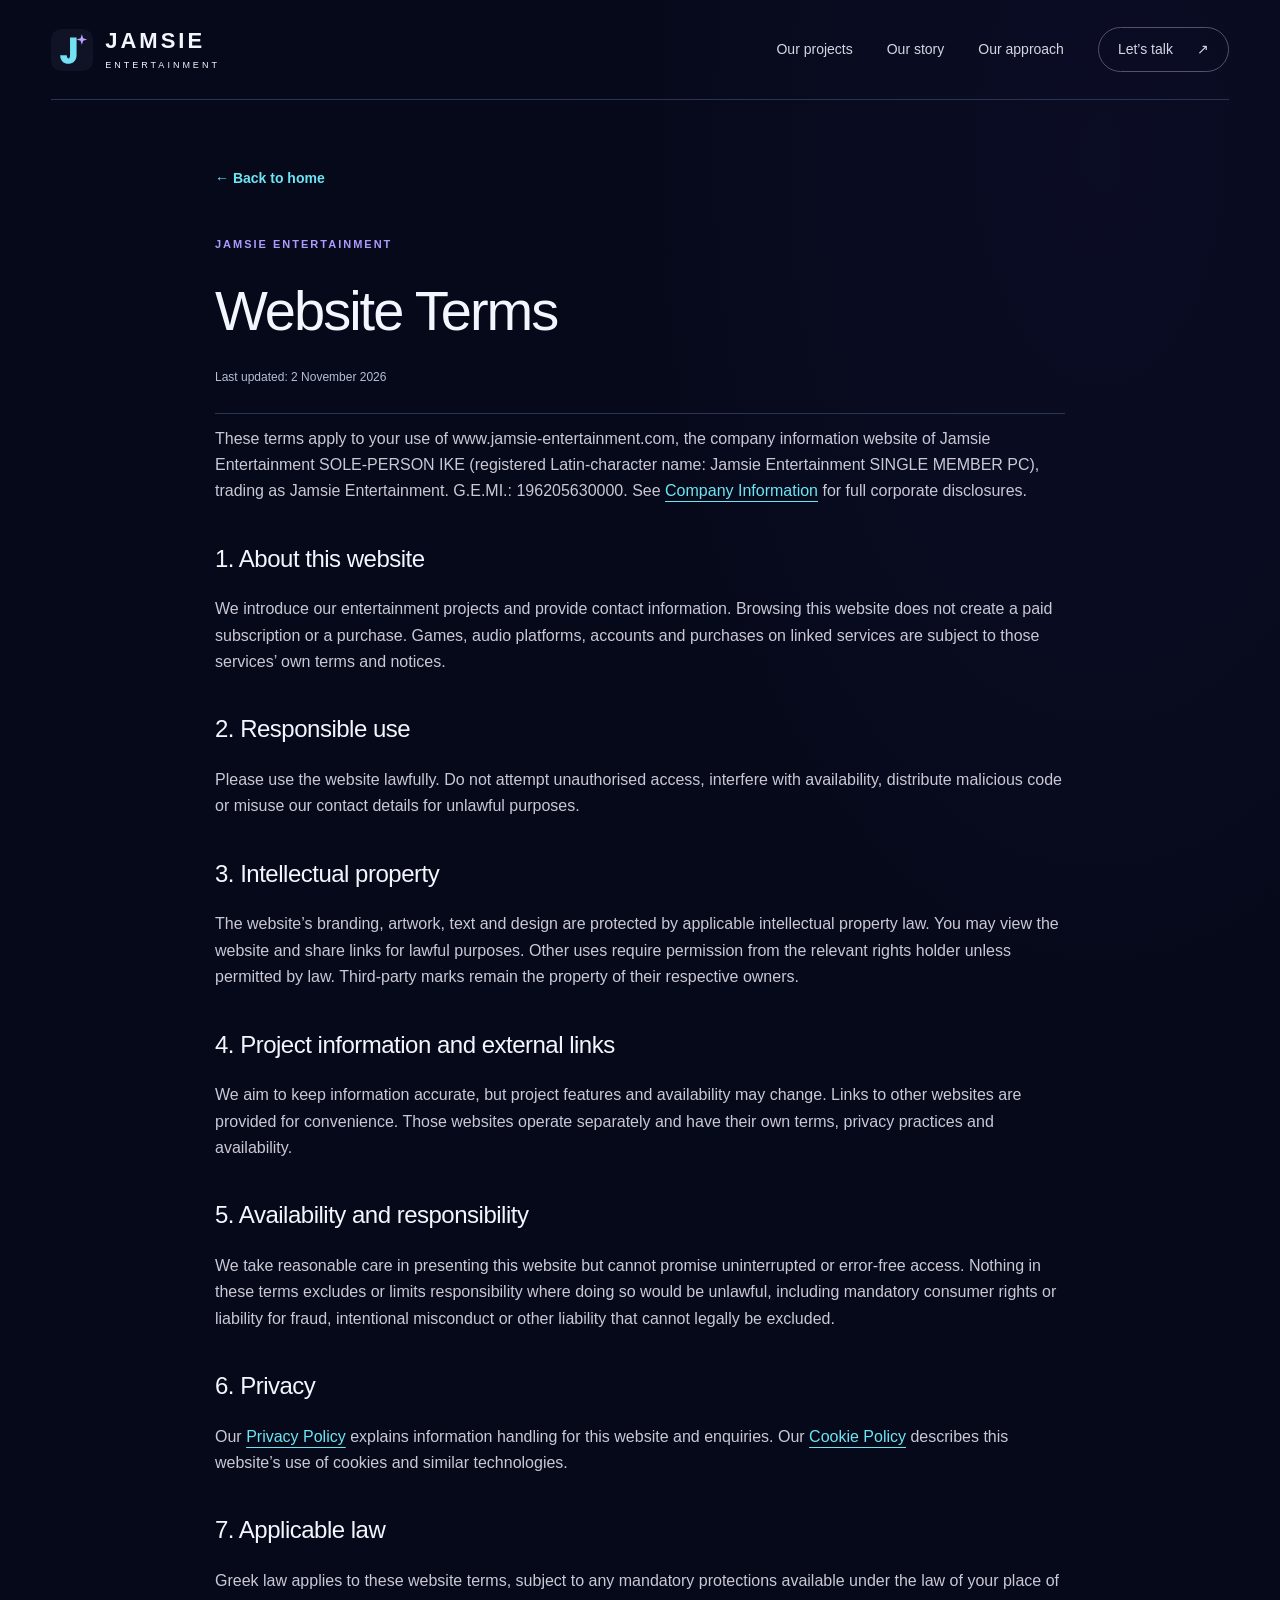
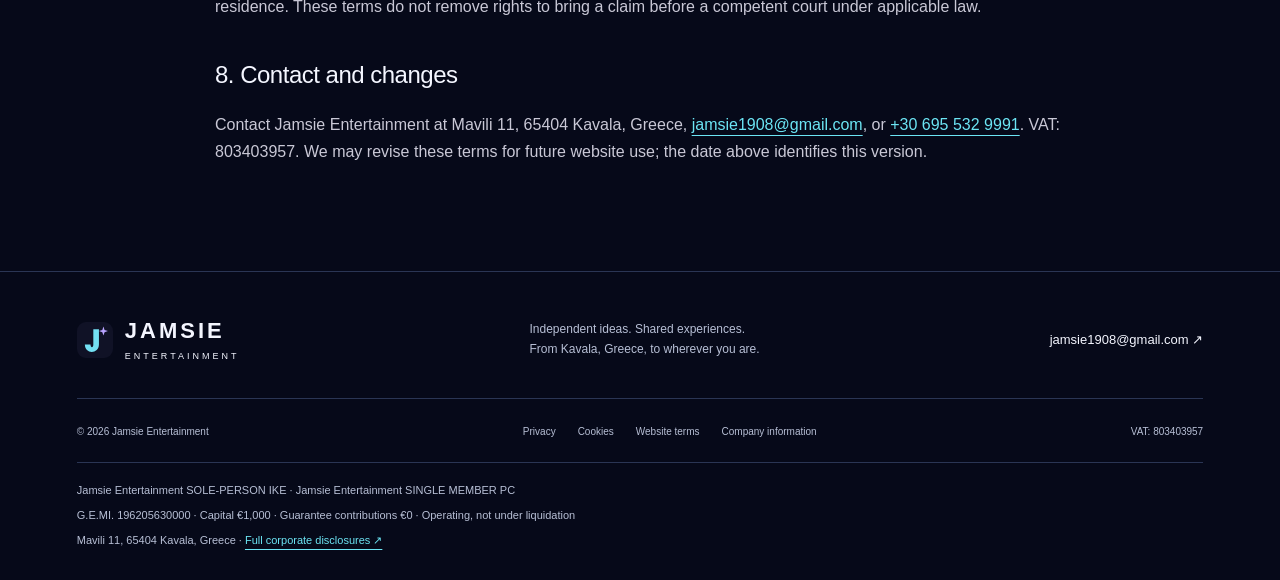
<file: terms.html>
<!doctype html>
<html lang="en">
<head>
<meta charset="utf-8">
<meta name="viewport" content="width=device-width,initial-scale=1">
<meta name="theme-color" content="#060919">
<meta name="referrer" content="strict-origin-when-cross-origin">
<meta name="description" content="Terms for using the Jamsie Entertainment company website, including intellectual property, external project links and contact information.">
<title>Website Terms | Jamsie Entertainment</title>
<link rel="icon" href="assets/images/favicon.svg" type="image/svg+xml">
<link rel="stylesheet" href="assets/css/style.css">
<script src="assets/js/main.js" defer>
</script>
<meta property="og:type" content="website">
<meta property="og:title" content="Website Terms | Jamsie Entertainment">
<meta property="og:description" content="Terms for using the Jamsie Entertainment company website, including intellectual property, external project links and contact information.">
<meta property="og:image" content="https://www.jamsie-entertainment.com/assets/images/jamsie-logo.png">
<meta property="og:image:alt" content="Jamsie Entertainment company logo">
<meta property="og:url" content="https://www.jamsie-entertainment.com/terms.html">
<link rel="canonical" href="https://www.jamsie-entertainment.com/terms.html">
</head>
<body>
<a class="skip" href="#main">Skip to content</a>
<header class="header">
<a class="brand" href="index.html" aria-label="Jamsie Entertainment home">
<img src="assets/images/favicon.svg" width="42" height="42" alt="">
<span>JAMSIE<small>ENTERTAINMENT</small>
</span>
</a>
<button type="button" class="menu-toggle" aria-expanded="false" aria-controls="navigation">Menu <span aria-hidden="true">☰</span>
</button>
<nav id="navigation" aria-label="Main navigation">
<a href="index.html#projects">Our projects</a>
<a href="index.html#about">Our story</a>
<a href="index.html#approach">Our approach</a>
<a class="nav-contact" href="index.html#contact">Let’s talk <span aria-hidden="true">↗</span>
</a>
</nav>
</header>
<main tabindex="-1" id="main" class="legal wrap">
<a class="text-link" href="index.html">← Back to home</a>
<p class="eyebrow">JAMSIE ENTERTAINMENT</p>
<h1>Website Terms</h1>
<p class="updated">Last updated: 2 November 2026</p>
<div class="legal-body">
<p>These terms apply to your use of www.jamsie-entertainment.com, the company information website of Jamsie Entertainment SOLE-PERSON IKE (registered Latin-character name: Jamsie Entertainment SINGLE MEMBER PC), trading as Jamsie Entertainment. G.E.MI.: 196205630000. See <a href="legal.html">Company Information</a> for full corporate disclosures.</p>
<h2>1. About this website</h2>
<p>We introduce our entertainment projects and provide contact information. Browsing this website does not create a paid subscription or a purchase. Games, audio platforms, accounts and purchases on linked services are subject to those services’ own terms and notices.</p>
<h2>2. Responsible use</h2>
<p>Please use the website lawfully. Do not attempt unauthorised access, interfere with availability, distribute malicious code or misuse our contact details for unlawful purposes.</p>
<h2>3. Intellectual property</h2>
<p>The website’s branding, artwork, text and design are protected by applicable intellectual property law. You may view the website and share links for lawful purposes. Other uses require permission from the relevant rights holder unless permitted by law. Third-party marks remain the property of their respective owners.</p>
<h2>4. Project information and external links</h2>
<p>We aim to keep information accurate, but project features and availability may change. Links to other websites are provided for convenience. Those websites operate separately and have their own terms, privacy practices and availability.</p>
<h2>5. Availability and responsibility</h2>
<p>We take reasonable care in presenting this website but cannot promise uninterrupted or error-free access. Nothing in these terms excludes or limits responsibility where doing so would be unlawful, including mandatory consumer rights or liability for fraud, intentional misconduct or other liability that cannot legally be excluded.</p>
<h2>6. Privacy</h2>
<p>Our <a href="privacy.html">Privacy Policy</a> explains information handling for this website and enquiries. Our <a href="cookies.html">Cookie Policy</a> describes this website’s use of cookies and similar technologies.</p>
<h2>7. Applicable law</h2>
<p>Greek law applies to these website terms, subject to any mandatory protections available under the law of your place of residence. These terms do not remove rights to bring a claim before a competent court under applicable law.</p>
<h2>8. Contact and changes</h2>
<p>Contact Jamsie Entertainment at Mavili 11, 65404 Kavala, Greece, <a href="mailto:jamsie1908@gmail.com">jamsie1908@gmail.com</a>, or <a href="tel:+306955329991">+30 695 532 9991</a>. VAT: 803403957. We may revise these terms for future website use; the date above identifies this version.</p>
</div>
</main>
<footer class="footer">
<div class="footer-top">
<a class="brand" href="index.html">
<img src="assets/images/favicon.svg" width="36" height="36" alt="">
<span>JAMSIE<small>ENTERTAINMENT</small>
</span>
</a>
<p>Independent ideas. Shared experiences.<br>From Kavala, Greece, to wherever you are.</p>
<a href="mailto:jamsie1908@gmail.com">jamsie1908@gmail.com ↗</a>
</div>
<div class="footer-bottom">
<span>© 2026 Jamsie Entertainment</span>
<nav aria-label="Legal navigation">
<a href="privacy.html">Privacy</a>
<a href="cookies.html">Cookies</a>
<a href="terms.html">Website terms</a>
<a href="legal.html">Company information</a>
</nav>
<span>VAT: 803403957</span>
</div>
<div class="statutory-footer">
<p>Jamsie Entertainment SOLE-PERSON IKE · Jamsie Entertainment SINGLE MEMBER PC</p>
<p>G.E.MI. 196205630000 · Capital €1,000 · Guarantee contributions €0 · Operating, not under liquidation</p>
<p>Mavili 11, 65404 Kavala, Greece · <a href="legal.html">Full corporate disclosures ↗</a>
</p>
</div>
</footer>
</body>
</html>
</file>
<file: assets/css/style.css>
:root {
  --bg:#060919;
  --panel:#10152b;
  --line:#2a3554;
  --text:#f4f6ff;
  --muted:#b7bfd5;
  --accent:#ad9aff;
  --cyan:#6ce5f4;
}
* {
  box-sizing:border-box;
}
html {
  scroll-behavior:smooth;
  scroll-padding-top:100px;
}
body {
  margin:0;
  background:var(--bg);
  color:var(--text);
  font-family:Arial,Helvetica,sans-serif;
  font-size:16px;
  line-height:1.65;
}
a {
  color:inherit;
  text-underline-offset:5px;
}
button {
  font:inherit;
}
img {
  max-width:100%;
  height:auto;
  display:block;
}
a,button,summary {
  -webkit-tap-highlight-color:transparent;
}
a:focus-visible,button:focus-visible,summary:focus-visible {
  outline:3px solid var(--cyan);
  outline-offset:6px;
}
.wrap {
  width:min(1200px,88%);
  margin:auto;
}
.skip {
  position:fixed;
  left:20px;
  top:-80px;
  padding:12px;
  background:white;
  color:black;
  z-index:100;
}
.skip:focus {
  top:12px;
}
.header {
  width:min(1320px,92%);
  margin:auto;
  min-height:100px;
  display:flex;
  align-items:center;
  justify-content:space-between;
  border-bottom:1px solid var(--line);
  gap:20px;
}
.brand {
  display:flex;
  align-items:center;
  gap:12px;
  text-decoration:none;
  font-size:22px;
  font-weight:700;
  letter-spacing:3px;
  line-height:1.3;
}
.brand small {
  display:block;
  font-size:9px;
  letter-spacing:3px;
  font-weight:400;
  margin-top:5px;
}
.header nav {
  display:flex;
  align-items:center;
  gap:34px;
}
.header nav a {
  text-decoration:none;
  font-size:14px;
  color:#d5d5e2;
}
.header nav a:hover,.text-link:hover {
  color:var(--cyan);
}
.nav-contact {
  border:1px solid #55506b;
  border-radius:30px;
  padding:10px 19px;
}
.nav-contact span {
  margin-left:20px;
}
.menu-toggle {
  display:none;
}
.hero {
  display:grid;
  grid-template-columns:1.1fr 1fr;
  align-items:center;
  min-height:650px;
  gap:35px;
  padding-top:60px;
  padding-bottom:65px;
}
.eyebrow {
  font-size:11px;
  font-weight:700;
  letter-spacing:2px;
  color:var(--accent);
  margin:0 0 28px;
}
.dot {
  display:inline-block;
  background:var(--cyan);
  border-radius:50%;
  width:7px;
  height:7px;
  margin-right:8px;
  box-shadow:0 0 15px #83e3ec88;
}
h1,h2,h3,p {
  margin-top:0;
}
h1 {
  font-size:clamp(42px,4.8vw,68px);
  line-height:1.08;
  letter-spacing:-3px;
  font-weight:500;
  margin-bottom:26px;
}
h1 span,h2 span,.contact-section h2 span {
  color:var(--accent);
}
.lead {
  color:var(--muted);
  font-size:18px;
  max-width:495px;
  line-height:1.8;
}
.actions {
  display:flex;
  align-items:center;
  gap:28px;
  margin-top:34px;
}
.button {
  display:inline-flex;
  align-items:center;
  justify-content:space-between;
  gap:28px;
  padding:15px 23px;
  border-radius:8px;
  text-decoration:none;
  font-weight:700;
  font-size:14px;
  transition:transform .2s,background .2s;
}
.button:hover {
  transform:translateY(-3px);
}
.primary {
  background:var(--accent);
  color:#131020;
}
.primary:hover {
  background:#cbbbff;
}
.light {
  background:#f3f0ff;
  color:#111321;
}
.text-link {
  font-size:14px;
  font-weight:600;
  text-decoration:none;
}
.hero-note {
  display:flex;
  gap:13px;
  align-items:center;
  margin-top:45px;
}
.hero-note p {
  font-size:12px;
  line-height:1.5;
  color:var(--muted);
  margin:0;
}
.hero-note strong {
  font-weight:400;
  color:var(--text);
}
.tiny-star {
  font-size:32px;
  color:var(--cyan);
}
.hero-art {
  position:relative;
  background:#020410;
  border:1px solid #26273f;
  border-radius:140px 24px 140px 24px;
  overflow:hidden;
  min-height:440px;
  display:flex;
  align-items:center;
  box-shadow:0 20px 90px #6556c214;
}
.hero-art img {
  width:100%;
}
.art-label {
  position:absolute;
  bottom:25px;
  left:0;
  right:0;
  text-align:center;
  font-size:10px;
  letter-spacing:3px;
  color:#9c9bb5;
}
.values-strip {
  border-top:1px solid var(--line);
  border-bottom:1px solid var(--line);
  display:flex;
  align-items:center;
  justify-content:center;
  gap:50px;
  padding:23px 5%;
  font-size:13px;
  letter-spacing:.5px;
  color:#d1cedf;
}
.values-strip i {
  color:var(--accent);
  font-style:normal;
}
.section {
  padding-top:100px;
  padding-bottom:95px;
}
h2 {
  font-size:clamp(32px,3.5vw,48px);
  line-height:1.15;
  letter-spacing:-1.8px;
  font-weight:500;
  margin-bottom:24px;
}
.section-heading {
  display:flex;
  justify-content:space-between;
  align-items:flex-end;
  gap:70px;
  margin-bottom:40px;
}
.section-heading>p {
  max-width:330px;
  color:var(--muted);
  font-size:15px;
  margin-bottom:27px;
}
.section-heading .eyebrow {
  margin-bottom:21px;
}
.project {
  display:grid;
  grid-template-columns:1.16fr 1fr;
  border:1px solid var(--line);
  border-radius:18px;
  overflow:hidden;
  background:var(--panel);
  margin-bottom:26px;
}
.project-image {
  background:#020203;
  display:flex;
  align-items:center;
  justify-content:center;
  padding:25px;
}
.project-image img {
  width:100%;
  object-fit:contain;
}
.project-copy {
  padding:38px 40px 42px;
  border-left:1px solid var(--line);
}
.project-top {
  display:flex;
  justify-content:space-between;
  align-items:center;
  margin-bottom:25px;
}
.pill {
  color:var(--cyan);
  font-size:10px;
  letter-spacing:1.5px;
  border:1px solid #4b6970;
  border-radius:30px;
  padding:5px 11px;
}
.project-number {
  font-size:13px;
  color:#a9a3ba;
}
.project h3 {
  font-size:32px;
  line-height:1.15;
  letter-spacing:-.8px;
  font-weight:500;
  margin-bottom:17px;
}
.project p {
  font-size:14px;
  line-height:1.9;
  color:var(--muted);
}
.tags {
  list-style:none;
  padding:0;
  display:flex;
  flex-wrap:wrap;
  gap:9px;
  margin:20px 0 30px;
}
.tags li {
  font-size:10px;
  color:#d0ccdf;
  border:1px solid #3a3c50;
  padding:4px 10px;
  border-radius:5px;
}
.speakr .pill {
  color:#e7b2ef;
  border-color:#76527b;
}
.project-disclaimer {
  font-size:12px;
  color:var(--muted);
  margin:22px 0 0;
}
.about-section {
  padding:95px 0;
  background:#151624;
  border-top:1px solid var(--line);
  border-bottom:1px solid var(--line);
}
.about-grid {
  display:grid;
  grid-template-columns:1fr 1fr;
  gap:100px;
}
.about-copy p {
  font-size:15px;
  color:var(--muted);
  line-height:1.9;
}
.about-copy .large-copy {
  font-size:23px;
  line-height:1.5;
  letter-spacing:-.4px;
  color:var(--text);
}
.about-copy .text-link {
  display:inline-block;
  margin-top:14px;
  color:var(--cyan);
}
.principles {
  display:grid;
  grid-template-columns:repeat(3,1fr);
  border-top:1px solid var(--line);
  border-bottom:1px solid var(--line);
}
.principles article {
  padding:35px 30px 25px;
  border-right:1px solid var(--line);
}
.principles article:first-child {
  padding-left:0;
}
.principles article:last-child {
  border:0;
}
.principle-icon {
  font-size:34px;
  color:var(--accent);
  display:inline-block;
  margin-bottom:28px;
}
.muted {
  float:right;
  color:#85849b;
  font-size:12px;
  margin-top:15px;
}
.principles h3 {
  font-size:19px;
  font-weight:500;
  line-height:1.4;
}
.principles p {
  font-size:14px;
  line-height:1.8;
  color:var(--muted);
}
.contact-section {
  padding:85px 0;
  background:linear-gradient(110deg,#1f1c36,#131725);
  border-top:1px solid #3a3453;
  border-bottom:1px solid #3a3453;
}
.contact-grid {
  display:grid;
  grid-template-columns:1fr .85fr;
  gap:100px;
  align-items:center;
}
.contact-card {
  background:#0d101c;
  border:1px solid #3e3e56;
  border-radius:15px;
  padding:32px;
}
.contact-card>div {
  margin-bottom:23px;
}
.contact-label {
  display:block;
  color:#9f9bb6;
  font-size:10px;
  letter-spacing:1.5px;
  margin-bottom:6px;
}
.contact-card a {
  text-decoration:none;
  font-size:18px;
  overflow-wrap:anywhere;
}
.contact-card a:hover {
  text-decoration:underline;
}
address {
  font-style:normal;
  font-size:18px;
}
.contact-meta {
  display:flex;
  justify-content:space-between;
  gap:10px;
  padding-top:20px;
  border-top:1px solid var(--line);
  font-size:11px;
  color:var(--muted);
  margin-bottom:0!important;
  flex-wrap:wrap;
}
.contact-note {
  font-size:11px;
  color:var(--muted);
  margin-top:13px;
}
.faq-section {
  padding-top:85px;
  padding-bottom:90px;
  max-width:850px;
}
.faq-section h2 {
  font-size:30px;
  margin-bottom:30px;
}
.faq-section details {
  padding:20px 0;
  border-bottom:1px solid var(--line);
}
summary {
  font-size:16px;
  cursor:pointer;
}
details p {
  font-size:14px;
  color:var(--muted);
  margin:17px 0 0;
}
.footer {
  border-top:1px solid var(--line);
  padding:45px max(6%,calc((100% - 1200px)/2)) 25px;
}
.footer-top {
  display:flex;
  justify-content:space-between;
  align-items:center;
  gap:35px;
  padding-bottom:35px;
}
.footer-top p {
  font-size:12px;
  color:var(--muted);
  margin:0;
}
.footer-top>a:last-child {
  font-size:13px;
  text-decoration:none;
}
.footer-bottom {
  display:flex;
  justify-content:space-between;
  gap:25px;
  border-top:1px solid var(--line);
  padding-top:25px;
  font-size:10px;
  color:var(--muted);
}
.footer-bottom nav {
  display:flex;
  gap:22px;
  flex-wrap:wrap;
}
.footer-bottom a {
  text-decoration:none;
}
.footer-bottom a:hover {
  text-decoration:underline;
}
.legal {
  max-width:850px;
  padding-top:65px;
  padding-bottom:90px;
  min-height:60vh;
}
.legal>.text-link {
  display:inline-block;
  margin-bottom:45px;
  color:var(--cyan);
}
.legal h1 {
  font-size:clamp(35px,5vw,56px);
  letter-spacing:-2px;
}
.updated {
  font-size:12px;
  color:var(--muted);
  padding-bottom:25px;
  border-bottom:1px solid var(--line);
}
.legal-body {
  font-size:16px;
  color:#c9c8d6;
}
.legal-body h2 {
  font-size:24px;
  letter-spacing:-.5px;
  margin-top:40px;
  color:var(--text);
}
.legal-body a {
  color:var(--cyan);
  overflow-wrap:anywhere;
}
.company-list {
  display:grid;
  grid-template-columns:160px 1fr;
  gap:15px;
  border:1px solid var(--line);
  padding:25px;
  border-radius:12px;
}
.company-list dt {
  color:var(--muted);
}
.company-list dd {
  margin:0;
  overflow-wrap:anywhere;
}
@media(min-width:1600px) {
  .hero {
    min-height:740px;
  }
}
@media(max-width:1050px) {
  .hero {
    gap:20px;
    min-height:590px;
  }
  .hero-art {
    min-height:350px;
    border-radius:90px 20px;
  }
  .values-strip {
    gap:24px;
  }
  .header nav {
    gap:20px;
  }
  .project-copy {
    padding:28px;
  }
  .about-grid,.contact-grid {
    gap:50px;
  }
  .footer-top {
    gap:20px;
  }
  .actions {
    gap:20px;
  }
  .button {
    gap:18px;
  }
}
@media(max-width:800px) {
  .header {
    min-height:82px;
    position:relative;
    z-index:5;
  }
  .brand {
    font-size:19px;
  }
  .brand small {
    font-size:8px;
  }
  .menu-toggle {
    display:block;
    border:1px solid #565069;
    color:white;
    background:transparent;
    border-radius:8px;
    padding:8px 12px;
    font-size:13px;
  }
  .menu-toggle span {
    margin-left:9px;
  }
  .header nav {
    display:none;
    position:absolute;
    top:81px;
    left:0;
    right:0;
    flex-direction:column;
    align-items:stretch;
    background:#171928;
    padding:23px;
    border:1px solid var(--line);
    border-radius:0 0 12px 12px;
    gap:22px;
  }
  .header nav.open {
    display:flex;
  }
  .nav-contact {
    align-self:flex-start;
  }
  .hero {
    grid-template-columns:1fr;
    padding-top:55px;
    padding-bottom:45px;
    gap:35px;
  }
  .hero h1 {
    font-size:54px;
  }
  .hero-copy .lead {
    max-width:580px;
  }
  .hero-art {
    min-height:0;
    max-width:530px;
    width:100%;
    margin:auto;
    border-radius:80px 20px;
  }
  .hero-art img {
    aspect-ratio:1.55;
    object-fit:cover;
  }
  .hero-note {
    margin-top:30px;
  }
  .values-strip {
    gap:15px;
    flex-wrap:wrap;
    font-size:11px;
    padding:18px 5%;
  }
  .values-strip i:last-of-type {
    display:none;
  }
  .section {
    padding-top:65px;
    padding-bottom:65px;
  }
  .section-heading {
    gap:25px;
  }
  .section-heading>p {
    max-width:240px;
    font-size:13px;
  }
  .project {
    grid-template-columns:1fr;
  }
  .project-image {
    padding:20px;
    min-height:220px;
  }
  .project-image img {
    max-height:300px;
    object-fit:contain;
  }
  .project-copy {
    border-left:0;
    border-top:1px solid var(--line);
    padding:30px;
  }
  .speakr .project-image {
    min-height:180px;
  }
  .project-top {
    margin-bottom:20px;
  }
  .project h3 br {
    display:none;
  }
  .about-section {
    padding:65px 0;
  }
  .about-grid,.contact-grid {
    grid-template-columns:1fr;
    gap:25px;
  }
  .principles article {
    padding:25px 18px 18px;
  }
  .principles h3 {
    font-size:17px;
  }
  .principles p {
    font-size:12px;
  }
  .contact-section {
    padding:60px 0;
  }
  .contact-card {
    max-width:600px;
    width:100%;
  }
  .footer-top {
    flex-wrap:wrap;
  }
  .footer-top p {
    order:3;
    flex-basis:100%;
  }
  .footer-bottom {
    flex-wrap:wrap;
  }
  .footer-bottom nav {
    gap:16px;
  }
  .faq-section {
    padding-top:60px;
    padding-bottom:60px;
  }
  h2 {
    font-size:36px;
  }
}
@media(max-width:480px) {
  .wrap {
    width:88%;
  }
  .hero h1 {
    font-size:43px;
    letter-spacing:-2px;
  }
  .eyebrow {
    font-size:9px;
    letter-spacing:1.4px;
  }
  .lead {
    font-size:16px;
  }
  .actions {
    gap:18px;
    flex-wrap:wrap;
  }
  .button {
    padding:14px 17px;
    font-size:12px;
  }
  .hero-art {
    border-radius:60px 15px;
  }
  .art-label {
    bottom:16px;
    font-size:8px;
  }
  .values-strip {
    justify-content:space-around;
    gap:10px;
  }
  .values-strip i {
    display:none;
  }
  .values-strip span {
    flex-basis:40%;
    text-align:center;
  }
  .section-heading {
    display:block;
  }
  .section-heading>p {
    max-width:none;
    margin-top:15px;
  }
  .principles {
    grid-template-columns:1fr;
  }
  .principles article,.principles article:first-child {
    padding:25px 0;
    border-right:0;
    border-bottom:1px solid var(--line);
  }
  .principles article:last-child {
    border:0;
  }
  .principle-icon {
    margin-bottom:12px;
  }
  .principles p {
    font-size:14px;
  }
  .principles h3 {
    font-size:20px;
  }
  .project-copy {
    padding:25px;
  }
  .project h3 {
    font-size:28px;
  }
  .contact-card {
    padding:24px;
  }
  .contact-card a,address {
    font-size:16px;
  }
  .footer-top>a:last-child {
    font-size:12px;
  }
  .company-list {
    grid-template-columns:1fr;
    gap:7px;
    padding:20px;
  }
  .company-list dd {
    margin-bottom:16px;
  }
  .legal-body {
    font-size:15px;
  }
  .legal h1 {
    font-size:38px;
  }
  .footer-bottom {
    font-size:11px;
  }
}
@media(prefers-reduced-motion:reduce) {
  html {
    scroll-behavior:auto;
  }
  *,*:before,*:after {
    transition:none!important;
    animation:none!important;
  }
}
@media(max-width:800px) {
  .art-label {
    display:none;
  }
}
/* Brand palette follows the supplied cyan, electric blue and violet logo. */
body {
  background:radial-gradient(ellipse at 86% 7%,#29216b25,transparent 35%),var(--bg);
}
h1 span,.contact-section h2 span {
  background:linear-gradient(105deg,#66eaf7 0%,#72a9ff 46%,#b59aff 95%);
  background-clip:text;
  -webkit-background-clip:text;
  color:transparent;
}
.primary {
  background:linear-gradient(110deg,#64e4ef,#7caeff 48%,#b09aff);
  color:#080d21;
  box-shadow:0 6px 25px #4d6bea20;
}
.primary:hover {
  background:linear-gradient(110deg,#8cf2fa,#9fc3ff 48%,#c2b0ff);
}
.hero-art {
  border-color:#354068;
  background:linear-gradient(145deg,#0c1632,#060616);
  box-shadow:0 15px 90px #4932c32b;
}
.about-section {
  background:linear-gradient(120deg,#101b33,#17162e);
}
.contact-section {
  background:linear-gradient(115deg,#122641,#201936 80%);
  border-color:#334362;
}
.project {
  transition:border-color .2s,box-shadow .2s;
}
.project:hover {
  border-color:#5776b3;
  box-shadow:0 14px 45px #13275430;
}
.project .light:hover {
  background:#d6eaff;
}
.project-copy .button {
  max-width:100%;
}
.company-list {
  grid-template-columns:minmax(150px,210px) minmax(0,1fr);
  background:linear-gradient(130deg,#111b32,#121529);
  padding:28px;
  gap:18px 25px;
}
.company-list dt {
  font-size:13px;
  line-height:1.65;
}
.company-list dd {
  color:#eef2ff;
  line-height:1.65;
}
.legal-body h2 span {
  display:block;
  color:#a2afd0;
  font-size:15px;
  letter-spacing:0;
  margin-top:7px;
}
.legal-intro {
  font-size:18px;
}
.statutory-footer {
  border-top:1px solid var(--line);
  margin-top:22px;
  padding-top:18px;
  font-size:11px;
  color:#b7bfd5;
  line-height:1.8;
}
.statutory-footer p {
  margin-bottom:5px;
}
.statutory-footer a {
  color:var(--cyan);
}
.contact-meta a {
  font-size:11px!important;
  flex-basis:100%;
  color:var(--cyan);
}
@media(max-width:480px) {
  .company-list {
    grid-template-columns:1fr;
    padding:20px;
    gap:5px;
  }
  .company-list dt {
    font-size:12px;
  }
  .company-list dd {
    margin-bottom:16px;
  }
}
@media(max-width:380px) {
  .hero h1 {
    font-size:36px;
    letter-spacing:-1.8px;
  }
}
/* Keep navigation usable when JavaScript is disabled or fails to load. */
@media (max-width:800px) {
  html:not(.js) .header {
    flex-wrap:wrap;
    padding-bottom:18px;
  }
  html:not(.js) .menu-toggle {
    display:none;
  }
  html:not(.js) .header nav {
    display:flex;
    position:static;
    flex-basis:100%;
    border-radius:12px;
  }
}
/* Prevent narrow grid items and long identifiers from forcing horizontal scrolling. */
.hero > *, .project > *, .about-grid > *, .contact-grid > * {
  min-width:0;
}
.statutory-footer, .footer-top {
  overflow-wrap:anywhere;
}
@media (forced-colors:active) {
  h1 span, .contact-section h2 span {
    background:none;
    color:CanvasText;
  }
  .button {
    border:1px solid ButtonText;
  }
}
</file>
